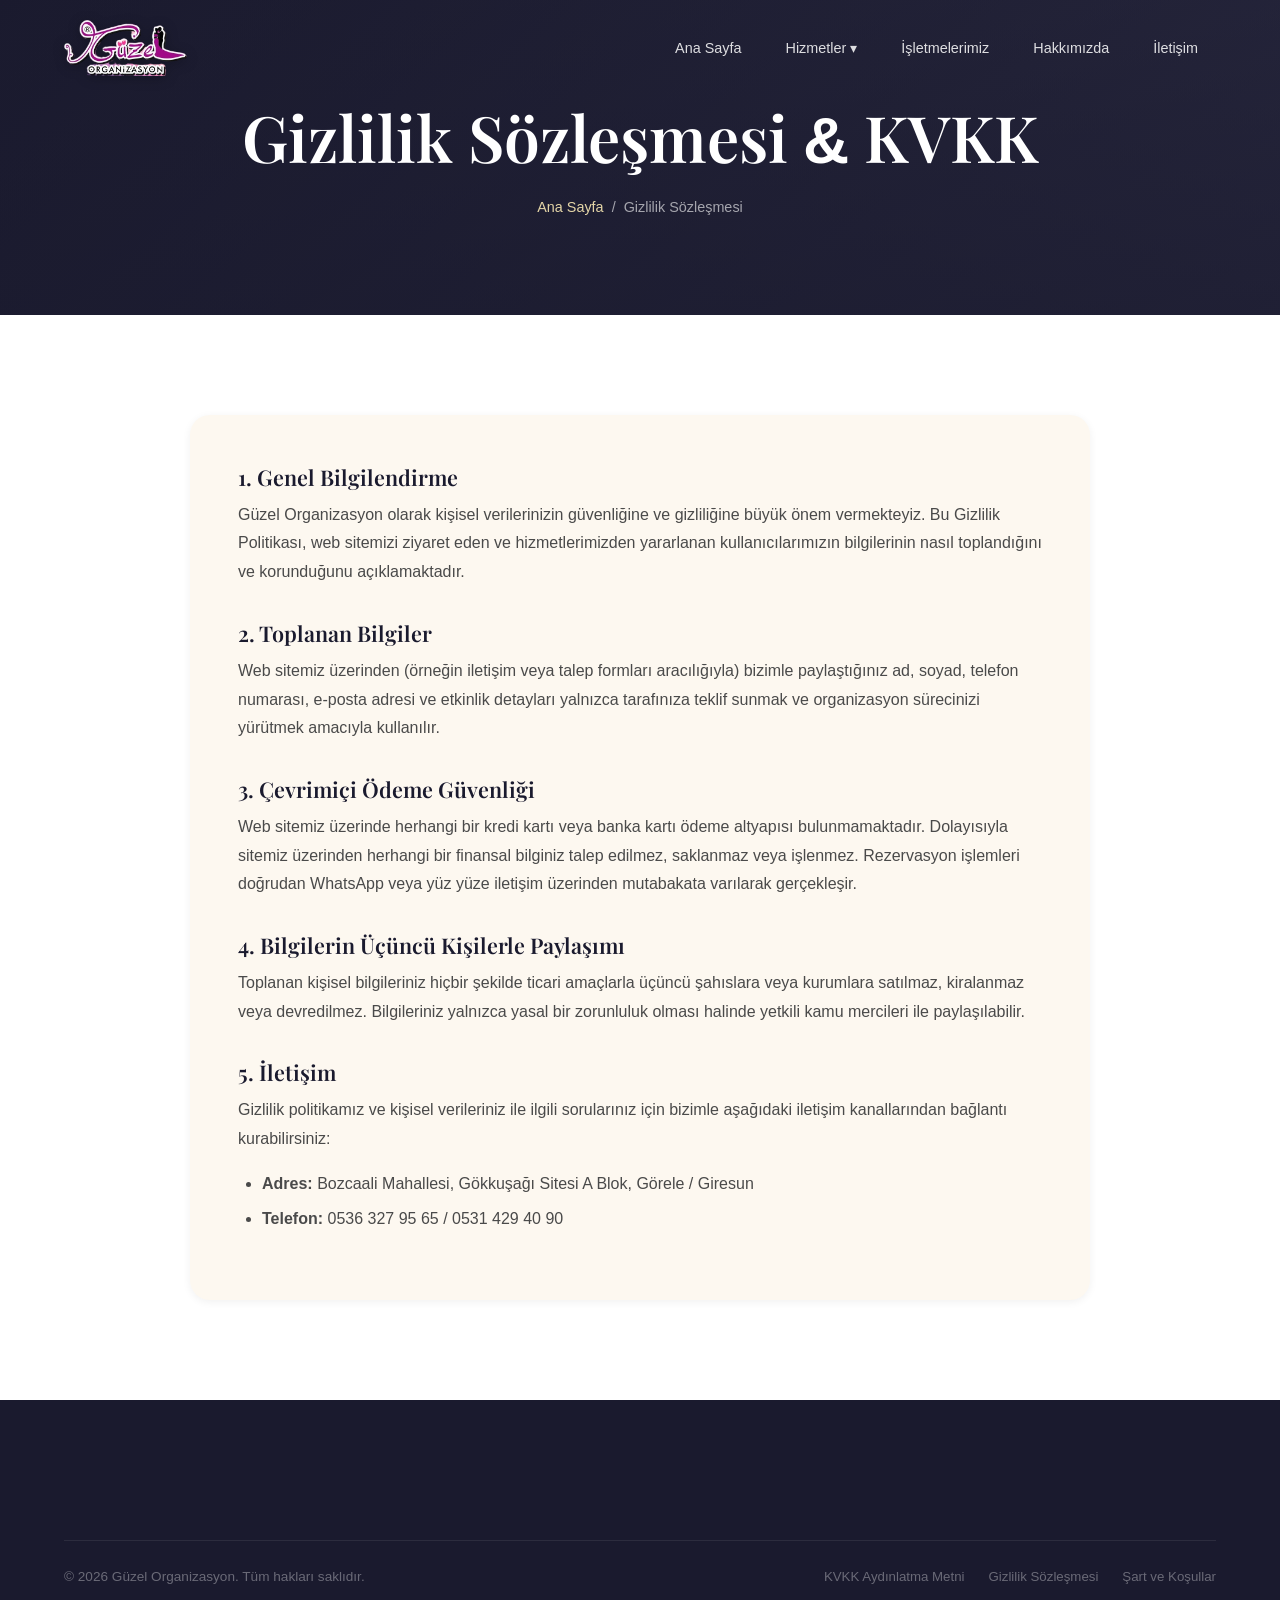
<file: gizlilik-sozlesmesi.html>
<!DOCTYPE html>
<html lang="tr">
<head>
  <meta charset="UTF-8">
  <meta name="viewport" content="width=device-width, initial-scale=1.0">
  <title>Gizlilik Sözleşmesi | Güzel Organizasyon</title>
  <meta name="robots" content="noindex, follow">
  <link rel="stylesheet" href="css/style.css?v=8">
  <link rel="icon" type="image/png" href="images/favicon.png">
  <link rel="apple-touch-icon" href="images/favicon.png">
  <link rel="preconnect" href="https://fonts.googleapis.com">
  <link rel="preconnect" href="https://fonts.gstatic.com" crossorigin>
  <link rel="stylesheet" href="https://fonts.googleapis.com/css2?family=Playfair+Display:ital,wght@0,400;0,500;0,600;0,700;0,800;1,400;1,500;1,600&family=Inter:wght@300;400;500;600;700&display=swap">
  <link rel="canonical" href="https://www.guzelorganizasyon.com.tr/gizlilik-sozlesmesi">
  <meta property="og:image" content="https://www.guzelorganizasyon.com.tr/images/og-image.jpg">
  <meta property="og:locale" content="tr_TR">
  <meta property="og:site_name" content="Güzel Organizasyon">
  <meta name="twitter:card" content="summary_large_image">
  <meta property="og:url" content="https://www.guzelorganizasyon.com.tr/gizlilik-sozlesmesi">
  <meta name="description" content="Güzel Organizasyon gizlilik politikası: kişisel verilerinizin nasıl korunduğu ve kullanıldığı hakkında bilgi.">
  <meta name="theme-color" content="#1a1416">
</head>
<body>

  <!-- ========== NAVBAR ========== -->
  <nav class="navbar scrolled" id="navbar">
    <div class="container">
      <a href="/" class="navbar-brand">
        <img src="images/logo.webp" alt="Güzel Organizasyon Logo" class="navbar-logo" width="466" height="187">
      </a>

      <ul class="nav-menu" id="navMenu">
        <li><a href="/" class="nav-link">Ana Sayfa</a></li>
        <li class="nav-item">
          <a href="/hizmetler" class="nav-link">Hizmetler ▾</a>
          <div class="nav-dropdown">
            <a href="/hizmetler#dugun">Düğün</a>
            <a href="/hizmetler#kina">Kına</a>
            <a href="/hizmetler#nisan">Nişan</a>
            <a href="/hizmetler#dogumgunu">Doğum Günü</a>
            <a href="/hizmetler#evlilikteklifi">Evlilik Teklifi</a>
            <a href="/hizmetler#kadinDJ">Kadın DJ</a>
          </div>
        </li>
        <li><a href="/isletmelerimiz" class="nav-link">İşletmelerimiz</a></li>
        <li><a href="/hakkimizda" class="nav-link">Hakkımızda</a></li>
        <li><a href="/iletisim" class="nav-link">İletişim</a></li>
      </ul>

      <div class="nav-toggle" id="navToggle">
        <span></span>
        <span></span>
        <span></span>
      </div>
    </div>
  </nav>
  <div class="nav-backdrop" id="navBackdrop"></div>

  <!-- ========== PAGE HEADER ========== -->
  <header class="page-header" style="height: 35vh; min-height: 250px;">
    <div class="page-header-overlay"></div>
    <div class="page-header-content">
      <h1>Gizlilik Sözleşmesi <span class="amp">&amp;</span> KVKK</h1>
      <div class="breadcrumb">
        <a href="/">Ana Sayfa</a>
        <span>/</span>
        <span>Gizlilik Sözleşmesi</span>
      </div>
    </div>
  </header>

  <!-- ========== CONTENT ========== -->
  <main class="legal-content">
    <div class="container">
      <div class="legal-box reveal">
        <h2>1. Genel Bilgilendirme</h2>
        <p>Güzel Organizasyon olarak kişisel verilerinizin güvenliğine ve gizliliğine büyük önem vermekteyiz. Bu Gizlilik Politikası, web sitemizi ziyaret eden ve hizmetlerimizden yararlanan kullanıcılarımızın bilgilerinin nasıl toplandığını ve korunduğunu açıklamaktadır.</p>

        <h2>2. Toplanan Bilgiler</h2>
        <p>Web sitemiz üzerinden (örneğin iletişim veya talep formları aracılığıyla) bizimle paylaştığınız ad, soyad, telefon numarası, e-posta adresi ve etkinlik detayları yalnızca tarafınıza teklif sunmak ve organizasyon sürecinizi yürütmek amacıyla kullanılır.</p>

        <h2>3. Çevrimiçi Ödeme Güvenliği</h2>
        <p>Web sitemiz üzerinde herhangi bir kredi kartı veya banka kartı ödeme altyapısı bulunmamaktadır. Dolayısıyla sitemiz üzerinden herhangi bir finansal bilginiz talep edilmez, saklanmaz veya işlenmez. Rezervasyon işlemleri doğrudan WhatsApp veya yüz yüze iletişim üzerinden mutabakata varılarak gerçekleşir.</p>

        <h2>4. Bilgilerin Üçüncü Kişilerle Paylaşımı</h2>
        <p>Toplanan kişisel bilgileriniz hiçbir şekilde ticari amaçlarla üçüncü şahıslara veya kurumlara satılmaz, kiralanmaz veya devredilmez. Bilgileriniz yalnızca yasal bir zorunluluk olması halinde yetkili kamu mercileri ile paylaşılabilir.</p>

        <h2>5. İletişim</h2>
        <p>Gizlilik politikamız ve kişisel verileriniz ile ilgili sorularınız için bizimle aşağıdaki iletişim kanallarından bağlantı kurabilirsiniz:</p>
        <ul>
          <li><strong>Adres:</strong> Bozcaali Mahallesi, Gökkuşağı Sitesi A Blok, Görele / Giresun</li>
          <li><strong>Telefon:</strong> 0536 327 95 65 / 0531 429 40 90</li>
        </ul>
      </div>
    </div>
  </main>

  <!-- ========== FOOTER ========== -->
  <footer class="footer">
    <div class="container">
      <div class="footer-bottom">
        <p>© <span class="current-year">2026</span> Güzel Organizasyon. Tüm hakları saklıdır.</p>
        <div class="footer-bottom-links">
          <a href="/kvkk">KVKK Aydınlatma Metni</a>
          <a href="/gizlilik-sozlesmesi">Gizlilik Sözleşmesi</a>
          <a href="/sart-ve-kosullar">Şart ve Koşullar</a>
        </div>
      </div>
    </div>
  </footer>

  <script src="js/main.js?v=8"></script>
</body>
</html>
</file>
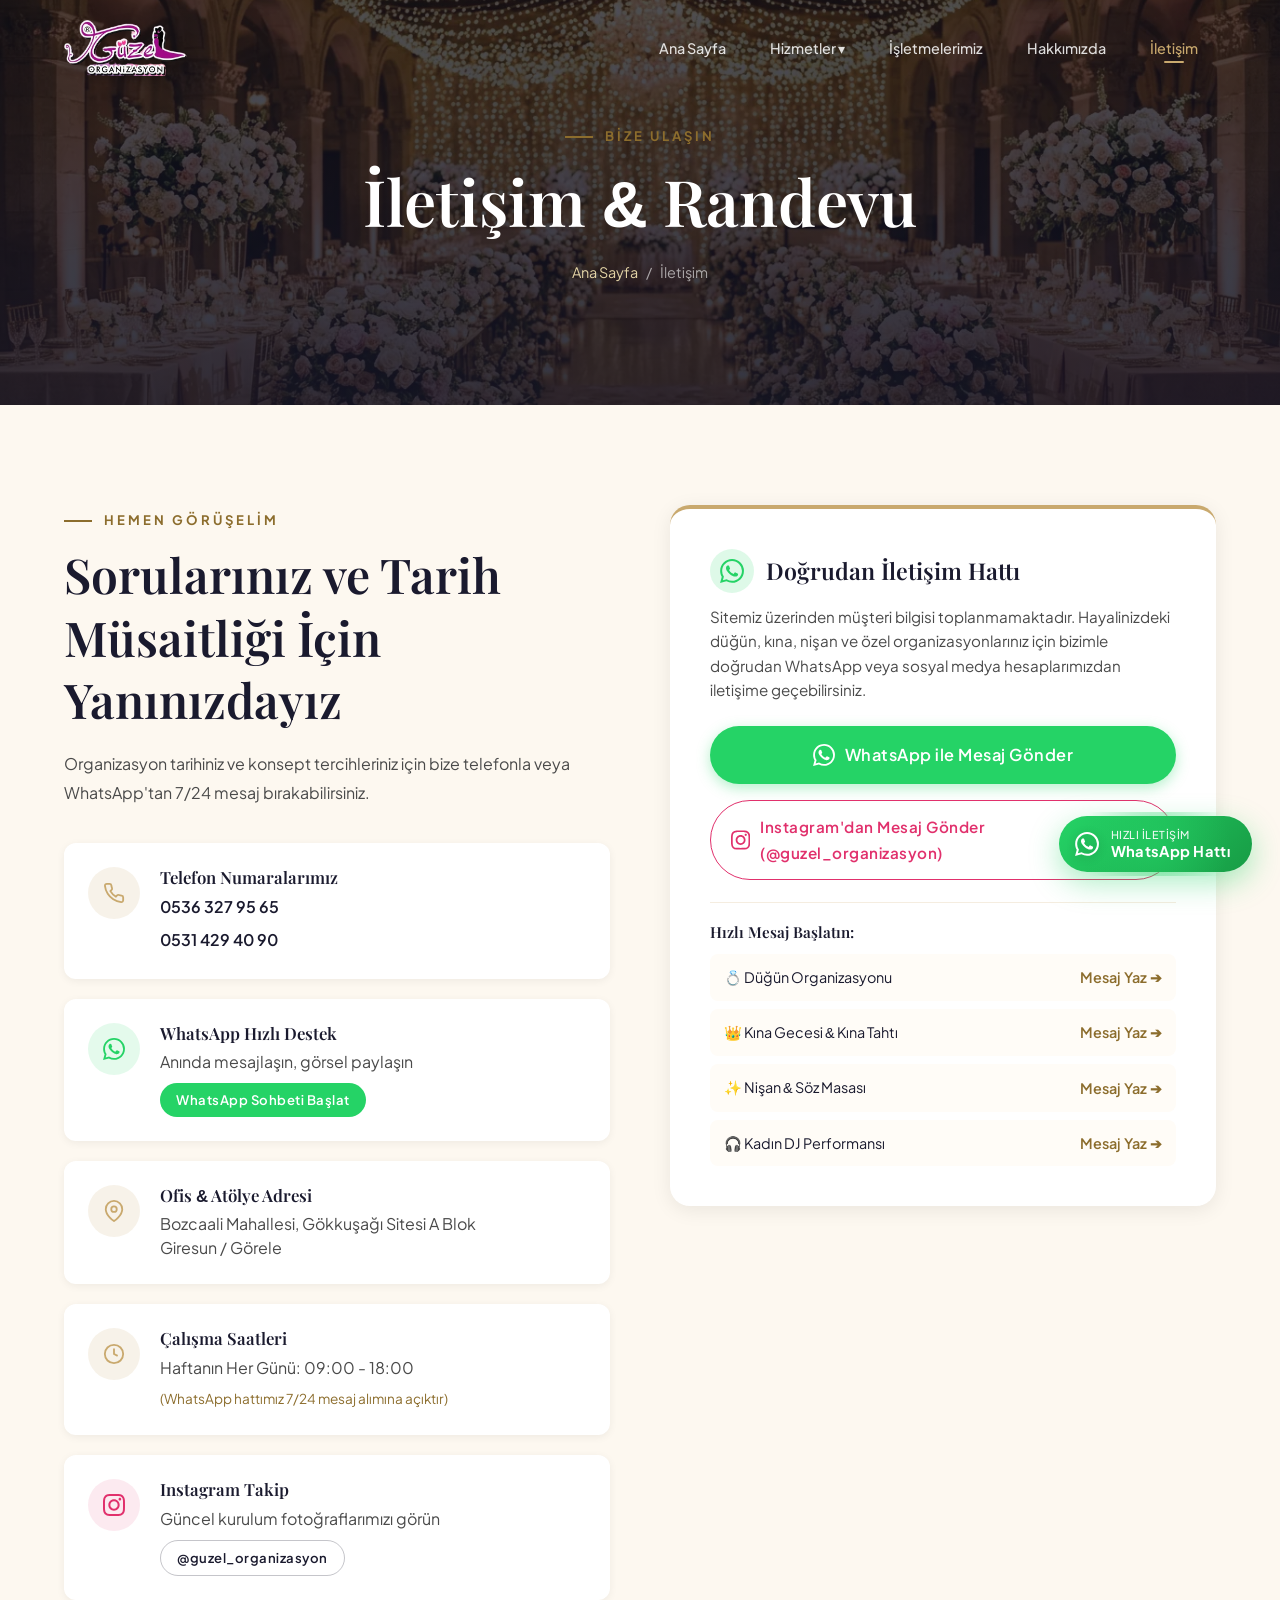
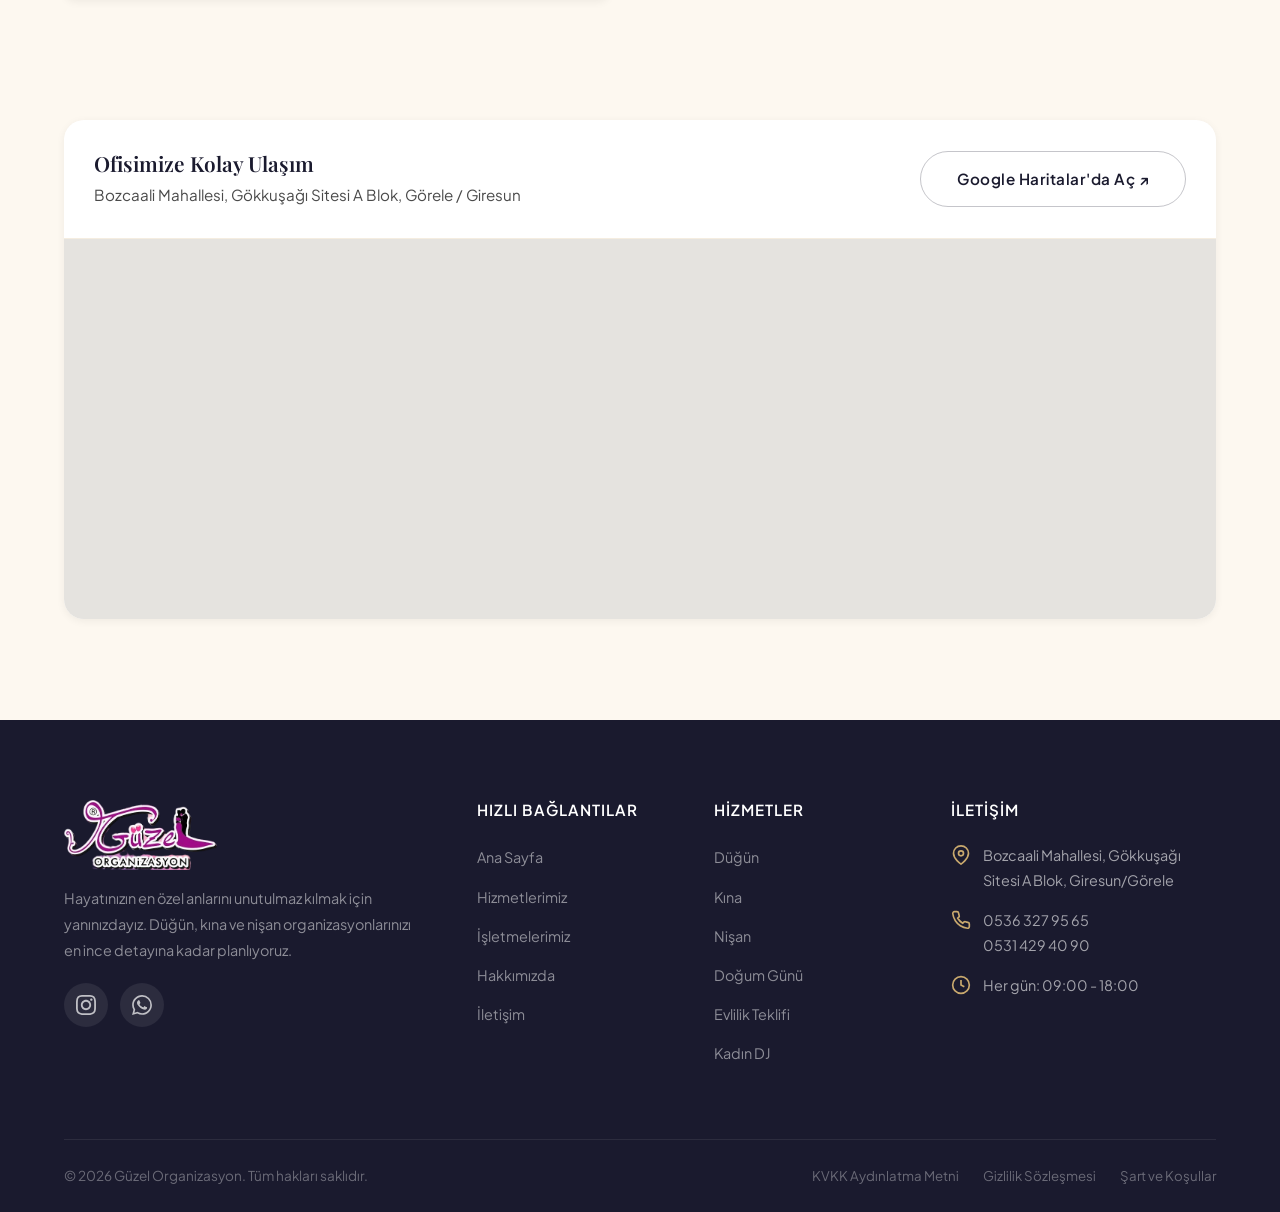
<file: iletisim.html>
<!DOCTYPE html>
<html lang="tr">
<head>
  <meta charset="UTF-8">
  <meta name="viewport" content="width=device-width, initial-scale=1.0">
  <title>İletişim & Randevu | Güzel Organizasyon Görele</title>
  <meta name="description" content="Güzel Organizasyon Görele iletişim bilgileri, telefon numaraları, adres ve WhatsApp randevu hattı. Düğün, nişan ve kına organizasyonu için bize ulaşın.">
  <meta name="keywords" content="Güzel Organizasyon iletişim, Görele organizasyon telefon, düğün randevu Görele, kına organizatörü iletişim">
  <meta property="og:title" content="İletişim | Güzel Organizasyon Görele">
  <meta property="og:description" content="Hayalinizdeki organizasyon için bize bir telefon veya WhatsApp mesajı kadar yakınsınız.">
  <meta property="og:type" content="website">
  <link rel="stylesheet" href="css/style.css?v=8">
  <link rel="icon" type="image/png" href="images/favicon.png">
  <link rel="apple-touch-icon" href="images/favicon.png">
  <link rel="preconnect" href="https://fonts.googleapis.com">
  <link rel="preconnect" href="https://fonts.gstatic.com" crossorigin>
  <link rel="stylesheet" href="https://fonts.googleapis.com/css2?family=Playfair+Display:ital,wght@0,400;0,600;0,700;1,400&family=Plus+Jakarta+Sans:wght@300;400;500;600;700&display=swap">
  <link rel="canonical" href="https://www.guzelorganizasyon.com.tr/iletisim">
  <link rel="preload" as="image" href="images/hero-bg.webp" type="image/webp">
  <meta property="og:image" content="https://www.guzelorganizasyon.com.tr/images/og-image.jpg">
  <meta property="og:locale" content="tr_TR">
  <meta name="twitter:card" content="summary_large_image">
  <meta name="twitter:title" content="İletişim & Randevu | Güzel Organizasyon Görele">
  <meta name="twitter:description" content="Güzel Organizasyon Görele iletişim bilgileri, telefon numaraları, adres ve WhatsApp randevu hattı.">
  <meta name="twitter:image" content="https://www.guzelorganizasyon.com.tr/images/og-image.jpg">
  <meta property="og:url" content="https://www.guzelorganizasyon.com.tr/iletisim">
  <meta name="theme-color" content="#1a1416">
  <script type="application/ld+json">
  {
    "@context": "https://schema.org",
    "@graph": [
      {
        "@type": "BreadcrumbList",
        "@id": "https://www.guzelorganizasyon.com.tr/iletisim#breadcrumb",
        "itemListElement": [
          {
            "@type": "ListItem",
            "position": 1,
            "name": "Ana Sayfa",
            "item": "https://www.guzelorganizasyon.com.tr/"
          },
          {
            "@type": "ListItem",
            "position": 2,
            "name": "İletişim",
            "item": "https://www.guzelorganizasyon.com.tr/iletisim"
          }
        ]
      },
      {
        "@type": "ContactPage",
        "@id": "https://www.guzelorganizasyon.com.tr/iletisim#webpage",
        "url": "https://www.guzelorganizasyon.com.tr/iletisim",
        "name": "İletişim & Randevu | Güzel Organizasyon Görele",
        "description": "Güzel Organizasyon Görele iletişim bilgileri, telefon numaraları, adres ve WhatsApp randevu hattı.",
        "mainEntity": {
          "@type": "LocalBusiness",
          "name": "Güzel Organizasyon",
          "telephone": ["+905363279565", "+905314294090"],
          "address": {
            "@type": "PostalAddress",
            "streetAddress": "Bozcaali Mahallesi, Gökkuşağı Sitesi A Blok",
            "addressLocality": "Görele",
            "addressRegion": "Giresun",
            "postalCode": "28800",
            "addressCountry": "TR"
          },
          "openingHours": "Mo-Su 09:00-18:00"
        }
      }
    ]
  }
  </script>
</head>
<body>

  <!-- ========== NAVBAR ========== -->
  <nav class="navbar scrolled" id="navbar">
    <div class="container">
      <a href="/" class="navbar-brand">
        <img src="images/logo.webp" alt="Güzel Organizasyon Logo" class="navbar-logo" width="466" height="187">
      </a>

      <ul class="nav-menu" id="navMenu">
        <li><a href="/" class="nav-link">Ana Sayfa</a></li>
        <li class="nav-item">
          <a href="/hizmetler" class="nav-link">Hizmetler ▾</a>
          <div class="nav-dropdown">
            <a href="/hizmetler" class="nav-dropdown-all"><strong>Tüm Hizmetleri Gör</strong></a>
            <a href="/hizmetler#dugun">Düğün</a>
            <a href="/hizmetler#kina">Kına</a>
            <a href="/hizmetler#nisan">Nişan</a>
            <a href="/hizmetler#dogumgunu">Doğum Günü</a>
            <a href="/hizmetler#evlilikteklifi">Evlilik Teklifi</a>
            <a href="/hizmetler#kadinDJ">Kadın DJ</a>
          </div>
        </li>
        <li><a href="/isletmelerimiz" class="nav-link">İşletmelerimiz</a></li>
        <li><a href="/hakkimizda" class="nav-link">Hakkımızda</a></li>
        <li><a href="/iletisim" class="nav-link active">İletişim</a></li>
      </ul>

      <div class="nav-toggle" id="navToggle" role="button" aria-label="Menüyü Aç/Kapat" aria-expanded="false" tabindex="0">
        <span></span>
        <span></span>
        <span></span>
      </div>
    </div>
  </nav>
  <div class="nav-backdrop" id="navBackdrop"></div>

  <!-- ========== PAGE HEADER ========== -->
  <header class="page-header">
    <div class="page-header-bg">
      <img loading="eager" fetchpriority="high" decoding="async" src="images/hero-bg.webp" alt="İletişim Güzel Organizasyon">
    </div>
    <div class="page-header-overlay"></div>
    <div class="page-header-content">
      <span class="section-label">Bize Ulaşın</span>
      <h1>İletişim <span class="amp">&amp;</span> Randevu</h1>
      <div class="breadcrumb">
        <a href="/">Ana Sayfa</a>
        <span>/</span>
        <span>İletişim</span>
      </div>
    </div>
  </header>

  <!-- ========== CONTACT SECTION ========== -->
  <main class="contact-section">
    <div class="container">

      <div class="contact-grid reveal">

        <!-- Sol Kolon: Bilgiler -->
        <div class="contact-intro-col">
          <span class="section-label">Hemen Görüşelim</span>
          <h2 style="margin-bottom: 20px;">Sorularınız ve Tarih Müsaitliği İçin Yanınızdayız</h2>
          <p style="color: var(--text-medium); margin-bottom: 35px;">Organizasyon tarihiniz ve konsept tercihleriniz için bize telefonla veya WhatsApp'tan 7/24 mesaj bırakabilirsiniz.</p>

          <div class="contact-info-cards">
            <!-- Telefon Kartı -->
            <div class="contact-info-card">
              <div class="contact-info-icon">
                <svg viewBox="0 0 24 24" fill="none" stroke="currentColor" stroke-width="2"><path d="M22 16.92v3a2 2 0 01-2.18 2 19.79 19.79 0 01-8.63-3.07 19.5 19.5 0 01-6-6 19.79 19.79 0 01-3.07-8.67A2 2 0 014.11 2h3a2 2 0 012 1.72 12.84 12.84 0 00.7 2.81 2 2 0 01-.45 2.11L8.09 9.91a16 16 0 006 6l1.27-1.27a2 2 0 012.11-.45 12.84 12.84 0 002.81.7A2 2 0 0122 16.92z"/></svg>
              </div>
              <div>
                <h4 style="font-size: 1.05rem; margin-bottom: 4px;">Telefon Numaralarımız</h4>
                <p style="margin-bottom: 4px; font-weight: 600; color: var(--charcoal);">
                  <a href="tel:05363279565">0536 327 95 65</a>
                </p>
                <p style="font-weight: 600; color: var(--charcoal);">
                  <a href="tel:05314294090">0531 429 40 90</a>
                </p>
              </div>
            </div>

            <!-- WhatsApp Kartı -->
            <div class="contact-info-card">
              <div class="contact-info-icon" style="background: rgba(37, 211, 102, 0.12);">
                <svg viewBox="0 0 24 24" fill="#25D366" style="color: #25D366;"><path d="M17.472 14.382c-.297-.149-1.758-.867-2.03-.967-.273-.099-.471-.148-.67.15-.197.297-.767.966-.94 1.164-.173.199-.347.223-.644.075-.297-.15-1.255-.463-2.39-1.475-.883-.788-1.48-1.761-1.653-2.059-.173-.297-.018-.458.13-.606.134-.133.298-.347.446-.52.149-.174.198-.298.298-.497.099-.198.05-.371-.025-.52-.075-.149-.669-1.612-.916-2.207-.242-.579-.487-.5-.669-.51-.173-.008-.371-.01-.57-.01-.198 0-.52.074-.792.372-.272.297-1.04 1.016-1.04 2.479 0 1.462 1.065 2.875 1.213 3.074.149.198 2.096 3.2 5.077 4.487.709.306 1.262.489 1.694.625.712.227 1.36.195 1.871.118.571-.085 1.758-.719 2.006-1.413.248-.694.248-1.289.173-1.413-.074-.124-.272-.198-.57-.347m-5.421 7.403h-.004a9.87 9.87 0 01-5.031-1.378l-.361-.214-3.741.982.998-3.648-.235-.374a9.86 9.86 0 01-1.51-5.26c.001-5.45 4.436-9.884 9.888-9.884 2.64 0 5.122 1.03 6.988 2.898a9.825 9.825 0 012.893 6.994c-.003 5.45-4.437 9.884-9.885 9.884m8.413-18.297A11.815 11.815 0 0012.05 0C5.495 0 .16 5.335.157 11.892c0 2.096.547 4.142 1.588 5.945L.057 24l6.305-1.654a11.882 11.882 0 005.683 1.448h.005c6.554 0 11.89-5.335 11.893-11.893a11.821 11.821 0 00-3.48-8.413z"/></svg>
              </div>
              <div>
                <h4 style="font-size: 1.05rem; margin-bottom: 4px;">WhatsApp Hızlı Destek</h4>
                <p style="margin-bottom: 6px; color: var(--text-medium);">Anında mesajlaşın, görsel paylaşın</p>
                <a href="https://wa.me/905363279565" target="_blank" rel="noopener" class="btn btn-whatsapp" style="padding: 6px 16px; font-size: 0.82rem;">
                  WhatsApp Sohbeti Başlat
                </a>
              </div>
            </div>

            <!-- Adres Kartı -->
            <div class="contact-info-card">
              <div class="contact-info-icon">
                <svg viewBox="0 0 24 24" fill="none" stroke="currentColor" stroke-width="2"><path d="M21 10c0 7-9 13-9 13s-9-6-9-13a9 9 0 0118 0z"/><circle cx="12" cy="10" r="3"/></svg>
              </div>
              <div>
                <h4 style="font-size: 1.05rem; margin-bottom: 4px;">Ofis <span class="amp">&amp;</span> Atölye Adresi</h4>
                <p style="color: var(--text-medium); line-height: 1.5;">Bozcaali Mahallesi, Gökkuşağı Sitesi A Blok<br>Giresun / Görele</p>
              </div>
            </div>

            <!-- Çalışma Saatleri Kartı -->
            <div class="contact-info-card">
              <div class="contact-info-icon">
                <svg viewBox="0 0 24 24" fill="none" stroke="currentColor" stroke-width="2"><circle cx="12" cy="12" r="10"/><polyline points="12 6 12 12 16 14"/></svg>
              </div>
              <div>
                <h4 style="font-size: 1.05rem; margin-bottom: 4px;">Çalışma Saatleri</h4>
                <p style="color: var(--text-medium);">Haftanın Her Günü: 09:00 - 18:00</p>
                <p style="font-size: 0.85rem; color: var(--gold-dark); margin-top: 4px;">(WhatsApp hattımız 7/24 mesaj alımına açıktır)</p>
              </div>
            </div>

            <!-- Instagram Kartı -->
            <div class="contact-info-card">
              <div class="contact-info-icon" style="background: rgba(225, 48, 108, 0.1);">
                <svg viewBox="0 0 24 24" fill="#E1306C" style="color: #E1306C;"><path d="M12 2.163c3.204 0 3.584.012 4.85.07 3.252.148 4.771 1.691 4.919 4.919.058 1.265.069 1.645.069 4.849 0 3.205-.012 3.584-.069 4.849-.149 3.225-1.664 4.771-4.919 4.919-1.266.058-1.644.07-4.85.07-3.204 0-3.584-.012-4.849-.07-3.26-.149-4.771-1.699-4.919-4.92-.058-1.265-.07-1.644-.07-4.849 0-3.204.013-3.583.07-4.849.149-3.227 1.664-4.771 4.919-4.919 1.266-.057 1.645-.069 4.849-.069zm0-2.163c-3.259 0-3.667.014-4.947.072-4.358.2-6.78 2.618-6.98 6.98-.059 1.281-.073 1.689-.073 4.948 0 3.259.014 3.668.072 4.948.2 4.358 2.618 6.78 6.98 6.98 1.281.058 1.689.072 4.948.072 3.259 0 3.668-.014 4.948-.072 4.354-.2 6.782-2.618 6.979-6.98.059-1.28.073-1.689.073-4.948 0-3.259-.014-3.667-.072-4.947-.196-4.354-2.617-6.78-6.979-6.98-1.281-.059-1.69-.073-4.949-.073zm0 5.838c-3.403 0-6.162 2.759-6.162 6.162s2.759 6.163 6.162 6.163 6.162-2.759 6.162-6.163c0-3.403-2.759-6.162-6.162-6.162zm0 10.162c-2.209 0-4-1.79-4-4 0-2.209 1.791-4 4-4s4 1.791 4 4c0 2.21-1.791 4-4 4zm6.406-11.845c-.796 0-1.441.645-1.441 1.44s.645 1.44 1.441 1.44c.795 0 1.439-.645 1.439-1.44s-.644-1.44-1.439-1.44z"/></svg>
              </div>
              <div>
                <h4 style="font-size: 1.05rem; margin-bottom: 4px;">Instagram Takip</h4>
                <p style="margin-bottom: 6px; color: var(--text-medium);">Güncel kurulum fotoğraflarımızı görün</p>
                <a href="https://www.instagram.com/guzel_organizasyon" target="_blank" rel="noopener" class="btn btn-outline" style="padding: 6px 16px; font-size: 0.82rem;">
                  @guzel_organizasyon
                </a>
              </div>
            </div>
          </div>
        </div>

        <!-- Sağ Kolon: Hızlı İletişim & Sosyal Medya Yönlendirme -->
        <div>
          <div class="contact-direct-box" style="background: var(--white); padding: 40px; border-radius: var(--radius-lg); box-shadow: var(--shadow-md); border-top: 4px solid var(--gold);">
            <div class="contact-direct-header" style="display: flex; align-items: center; gap: 12px; margin-bottom: 12px;">
              <span style="display: inline-flex; align-items: center; justify-content: center; width: 44px; height: 44px; border-radius: 50%; background: rgba(37, 211, 102, 0.15); color: #25D366; flex-shrink: 0;">
                <svg width="24" height="24" viewBox="0 0 24 24" fill="currentColor"><path d="M17.472 14.382c-.297-.149-1.758-.867-2.03-.967-.273-.099-.471-.148-.67.15-.197.297-.767.966-.94 1.164-.173.199-.347.223-.644.075-.297-.15-1.255-.463-2.39-1.475-.883-.788-1.48-1.761-1.653-2.059-.173-.297-.018-.458.13-.606.134-.133.298-.347.446-.52.149-.174.198-.298.298-.497.099-.198.05-.371-.025-.52-.075-.149-.669-1.612-.916-2.207-.242-.579-.487-.5-.669-.51-.173-.008-.371-.01-.57-.01-.198 0-.52.074-.792.372-.272.297-1.04 1.016-1.04 2.479 0 1.462 1.065 2.875 1.213 3.074.149.198 2.096 3.2 5.077 4.487.709.306 1.262.489 1.694.625.712.227 1.36.195 1.871.118.571-.085 1.758-.719 2.006-1.413.248-.694.248-1.289.173-1.413-.074-.124-.272-.198-.57-.347m-5.421 7.403h-.004a9.87 9.87 0 01-5.031-1.378l-.361-.214-3.741.982.998-3.648-.235-.374a9.86 9.86 0 01-1.51-5.26c.001-5.45 4.436-9.884 9.888-9.884 2.64 0 5.122 1.03 6.988 2.898a9.825 9.825 0 012.893 6.994c-.003 5.45-4.437 9.884-9.885 9.884m8.413-18.297A11.815 11.815 0 0012.05 0C5.495 0 .16 5.335.157 11.892c0 2.096.547 4.142 1.588 5.945L.057 24l6.305-1.654a11.882 11.882 0 005.683 1.448h.005c6.554 0 11.89-5.335 11.893-11.893a11.821 11.821 0 00-3.48-8.413z"/></svg>
              </span>
              <h3 style="font-size: 1.45rem; margin: 0;">Doğrudan İletişim Hattı</h3>
            </div>
            <p style="color: var(--text-medium); font-size: 0.95rem; margin-bottom: 24px; line-height: 1.6;">
              Sitemiz üzerinden müşteri bilgisi toplanmamaktadır. Hayalinizdeki düğün, kına, nişan ve özel organizasyonlarınız için bizimle doğrudan WhatsApp veya sosyal medya hesaplarımızdan iletişime geçebilirsiniz.
            </p>

            <!-- Ana WhatsApp Butonu -->
            <a href="https://wa.me/905363279565?text=Merhaba%2C%20organizasyon%20hakk%C4%B1nda%20bilgi%20ve%20m%C3%BCsaitlik%20almak%20istiyorum." target="_blank" rel="noopener" class="btn btn-primary" style="width: 100%; justify-content: center; font-size: 1.02rem; padding: 15px 22px; margin-bottom: 16px; background: #25D366; border-color: #25D366; box-shadow: 0 4px 14px rgba(37, 211, 102, 0.35);">
              <svg width="22" height="22" viewBox="0 0 24 24" fill="currentColor"><path d="M17.472 14.382c-.297-.149-1.758-.867-2.03-.967-.273-.099-.471-.148-.67.15-.197.297-.767.966-.94 1.164-.173.199-.347.223-.644.075-.297-.15-1.255-.463-2.39-1.475-.883-.788-1.48-1.761-1.653-2.059-.173-.297-.018-.458.13-.606.134-.133.298-.347.446-.52.149-.174.198-.298.298-.497.099-.198.05-.371-.025-.52-.075-.149-.669-1.612-.916-2.207-.242-.579-.487-.5-.669-.51-.173-.008-.371-.01-.57-.01-.198 0-.52.074-.792.372-.272.297-1.04 1.016-1.04 2.479 0 1.462 1.065 2.875 1.213 3.074.149.198 2.096 3.2 5.077 4.487.709.306 1.262.489 1.694.625.712.227 1.36.195 1.871.118.571-.085 1.758-.719 2.006-1.413.248-.694.248-1.289.173-1.413-.074-.124-.272-.198-.57-.347m-5.421 7.403h-.004a9.87 9.87 0 01-5.031-1.378l-.361-.214-3.741.982.998-3.648-.235-.374a9.86 9.86 0 01-1.51-5.26c.001-5.45 4.436-9.884 9.888-9.884 2.64 0 5.122 1.03 6.988 2.898a9.825 9.825 0 012.893 6.994c-.003 5.45-4.437 9.884-9.885 9.884m8.413-18.297A11.815 11.815 0 0012.05 0C5.495 0 .16 5.335.157 11.892c0 2.096.547 4.142 1.588 5.945L.057 24l6.305-1.654a11.882 11.882 0 005.683 1.448h.005c6.554 0 11.89-5.335 11.893-11.893a11.821 11.821 0 00-3.48-8.413z"/></svg>
              WhatsApp ile Mesaj Gönder
            </a>

            <!-- Instagram Butonu -->
            <a href="https://www.instagram.com/guzel_organizasyon" target="_blank" rel="noopener" class="btn btn-outline" style="width: 100%; justify-content: center; font-size: 0.95rem; padding: 13px 20px; margin-bottom: 22px; border-color: #E1306C; color: #E1306C;">
              <svg width="20" height="20" viewBox="0 0 24 24" fill="currentColor"><path d="M12 2.163c3.204 0 3.584.012 4.85.07 3.252.148 4.771 1.691 4.919 4.919.058 1.265.069 1.645.069 4.849 0 3.205-.012 3.584-.069 4.849-.149 3.225-1.664 4.771-4.919 4.919-1.266.058-1.644.07-4.85.07-3.204 0-3.584-.012-4.849-.07-3.26-.149-4.771-1.699-4.919-4.92-.058-1.265-.07-1.644-.07-4.849 0-3.204.013-3.583.07-4.849.149-3.227 1.664-4.771 4.919-4.919 1.266-.057 1.645-.069 4.849-.069zm0-2.163c-3.259 0-3.667.014-4.947.072-4.358.2-6.78 2.618-6.98 6.98-.059 1.281-.073 1.689-.073 4.948 0 3.259.014 3.668.072 4.948.2 4.358 2.618 6.78 6.98 6.98 1.281.058 1.689.072 4.948.072 3.259 0 3.668-.014 4.948-.072 4.354-.2 6.782-2.618 6.979-6.98.059-1.28.073-1.689.073-4.948 0-3.259-.014-3.667-.072-4.947-.196-4.354-2.617-6.78-6.979-6.98-1.281-.059-1.69-.073-4.949-.073zm0 5.838c-3.403 0-6.162 2.759-6.162 6.162s2.759 6.163 6.162 6.163 6.162-2.759 6.162-6.163c0-3.403-2.759-6.162-6.162-6.162zm0 10.162c-2.209 0-4-1.79-4-4 0-2.209 1.791-4 4-4s4 1.791 4 4c0 2.21-1.791 4-4 4zm6.406-11.845c-.796 0-1.441.645-1.441 1.44s.645 1.44 1.441 1.44c.795 0 1.439-.645 1.439-1.44s-.644-1.44-1.439-1.44z"/></svg>
              Instagram'dan Mesaj Gönder (@guzel_organizasyon)
            </a>

            <!-- Hızlı WhatsApp Konu Başlıkları -->
            <div style="border-top: 1px solid var(--cream-dark); padding-top: 20px;">
              <h4 style="font-size: 0.95rem; margin-bottom: 12px; color: var(--charcoal);">Hızlı Mesaj Başlatın:</h4>
              <div style="display: flex; flex-direction: column; gap: 8px;">
                <a href="https://wa.me/905363279565?text=Merhaba%2C%20D%C3%BC%C4%9F%C3%BCn%20Organizasyonu%20hakk%C4%B1nda%20bilgi%20ve%20m%C3%BCsaitlik%20almak%20istiyorum." target="_blank" rel="noopener" style="display: flex; justify-content: space-between; align-items: center; padding: 11px 14px; background: var(--cream-light); border-radius: var(--radius-sm); font-size: 0.9rem; color: var(--charcoal); transition: background 0.2s ease;">
                  <span>💍 Düğün Organizasyonu</span>
                  <span style="color: var(--gold-dark); font-weight: 600;">Mesaj Yaz ➔</span>
                </a>
                <a href="https://wa.me/905363279565?text=Merhaba%2C%20K%C4%B1na%20Gecesi%20Organizasyonu%20hakk%C4%B1nda%20bilgi%20ve%20m%C3%BCsaitlik%20almak%20istiyorum." target="_blank" rel="noopener" style="display: flex; justify-content: space-between; align-items: center; padding: 11px 14px; background: var(--cream-light); border-radius: var(--radius-sm); font-size: 0.9rem; color: var(--charcoal); transition: background 0.2s ease;">
                  <span>👑 Kına Gecesi <span class="amp">&amp;</span> Kına Tahtı</span>
                  <span style="color: var(--gold-dark); font-weight: 600;">Mesaj Yaz ➔</span>
                </a>
                <a href="https://wa.me/905363279565?text=Merhaba%2C%20Ni%C5%9Fan%20Organizasyonu%20hakk%C4%B1nda%20bilgi%20ve%20m%C3%BCsaitlik%20almak%20istiyorum." target="_blank" rel="noopener" style="display: flex; justify-content: space-between; align-items: center; padding: 11px 14px; background: var(--cream-light); border-radius: var(--radius-sm); font-size: 0.9rem; color: var(--charcoal); transition: background 0.2s ease;">
                  <span>✨ Nişan <span class="amp">&amp;</span> Söz Masası</span>
                  <span style="color: var(--gold-dark); font-weight: 600;">Mesaj Yaz ➔</span>
                </a>
                <a href="https://wa.me/905363279565?text=Merhaba%2C%20Kad%C4%B1n%20DJ%20Hizmeti%20hakk%C4%B1nda%20m%C3%BCsaitlik%20ve%20detay%20almak%20istiyorum." target="_blank" rel="noopener" style="display: flex; justify-content: space-between; align-items: center; padding: 11px 14px; background: var(--cream-light); border-radius: var(--radius-sm); font-size: 0.9rem; color: var(--charcoal); transition: background 0.2s ease;">
                  <span>🎧 Kadın DJ Performansı</span>
                  <span style="color: var(--gold-dark); font-weight: 600;">Mesaj Yaz ➔</span>
                </a>
              </div>
            </div>

          </div>
        </div>

      </div>

      <!-- Konum & Harita Bilgisi -->
      <div style="margin-top: 80px; background: var(--white); border-radius: var(--radius-lg); overflow: hidden; box-shadow: var(--shadow-sm);" class="reveal">
        <div class="contact-map-header" style="padding: 30px; border-bottom: 1px solid var(--cream-dark); display: flex; justify-content: space-between; align-items: center; flex-wrap: wrap; gap: 20px;">
          <div>
            <h3 style="font-size: 1.3rem; margin-bottom: 4px;">Ofisimize Kolay Ulaşım</h3>
            <p style="color: var(--text-medium); font-size: 0.95rem;">Bozcaali Mahallesi, Gökkuşağı Sitesi A Blok, Görele / Giresun</p>
          </div>
          <a href="https://maps.google.com/?q=Bozcaali+Mahallesi+G%C3%B6rele+Giresun" target="_blank" rel="noopener" class="btn btn-outline">
            Google Haritalar'da Aç ↗
          </a>
        </div>
        <div style="height: 380px; width: 100%; background: #e5e3df; position: relative;">
          <iframe 
            src="https://maps.google.com/maps?q=Bozcaali%20Mahallesi,%20G%C3%B6rele,%20Giresun&t=&z=15&ie=UTF8&iwloc=&output=embed" 
            width="100%" 
            height="100%" 
            style="border:0;" 
            allowfullscreen="" 
            loading="lazy" 
            referrerpolicy="no-referrer-when-downgrade"
            title="Güzel Organizasyon Görele Konum Haritası">
          </iframe>
        </div>
      </div>

    </div>
  </main>

  <!-- ========== FOOTER ========== -->
  <footer class="footer">
    <div class="container">
      <div class="footer-grid">
        <div class="footer-brand">
          <img src="images/logo.webp" alt="Güzel Organizasyon" class="footer-logo" loading="lazy" width="466" height="187">
          <p>Hayatınızın en özel anlarını unutulmaz kılmak için yanınızdayız. Düğün, kına ve nişan organizasyonlarınızı en ince detayına kadar planlıyoruz.</p>
          <div class="footer-social">
            <a href="https://www.instagram.com/guzel_organizasyon" target="_blank" rel="noopener" aria-label="Instagram">
              <svg viewBox="0 0 24 24" fill="currentColor"><path d="M12 2.163c3.204 0 3.584.012 4.85.07 3.252.148 4.771 1.691 4.919 4.919.058 1.265.069 1.645.069 4.849 0 3.205-.012 3.584-.069 4.849-.149 3.225-1.664 4.771-4.919 4.919-1.266.058-1.644.07-4.85.07-3.204 0-3.584-.012-4.849-.07-3.26-.149-4.771-1.699-4.919-4.92-.058-1.265-.07-1.644-.07-4.849 0-3.204.013-3.583.07-4.849.149-3.227 1.664-4.771 4.919-4.919 1.266-.057 1.645-.069 4.849-.069zm0-2.163c-3.259 0-3.667.014-4.947.072-4.358.2-6.78 2.618-6.98 6.98-.059 1.281-.073 1.689-.073 4.948 0 3.259.014 3.668.072 4.948.2 4.358 2.618 6.78 6.98 6.98 1.281.058 1.689.072 4.948.072 3.259 0 3.668-.014 4.948-.072 4.354-.2 6.782-2.618 6.979-6.98.059-1.28.073-1.689.073-4.948 0-3.259-.014-3.667-.072-4.947-.196-4.354-2.617-6.78-6.979-6.98-1.281-.059-1.69-.073-4.949-.073zm0 5.838c-3.403 0-6.162 2.759-6.162 6.162s2.759 6.163 6.162 6.163 6.162-2.759 6.162-6.163c0-3.403-2.759-6.162-6.162-6.162zm0 10.162c-2.209 0-4-1.79-4-4 0-2.209 1.791-4 4-4s4 1.791 4 4c0 2.21-1.791 4-4 4zm6.406-11.845c-.796 0-1.441.645-1.441 1.44s.645 1.44 1.441 1.44c.795 0 1.439-.645 1.439-1.44s-.644-1.44-1.439-1.44z"/></svg>
            </a>
            <a href="https://wa.me/905363279565" target="_blank" rel="noopener" aria-label="WhatsApp">
              <svg viewBox="0 0 24 24" fill="currentColor"><path d="M17.472 14.382c-.297-.149-1.758-.867-2.03-.967-.273-.099-.471-.148-.67.15-.197.297-.767.966-.94 1.164-.173.199-.347.223-.644.075-.297-.15-1.255-.463-2.39-1.475-.883-.788-1.48-1.761-1.653-2.059-.173-.297-.018-.458.13-.606.134-.133.298-.347.446-.52.149-.174.198-.298.298-.497.099-.198.05-.371-.025-.52-.075-.149-.669-1.612-.916-2.207-.242-.579-.487-.5-.669-.51-.173-.008-.371-.01-.57-.01-.198 0-.52.074-.792.372-.272.297-1.04 1.016-1.04 2.479 0 1.462 1.065 2.875 1.213 3.074.149.198 2.096 3.2 5.077 4.487.709.306 1.262.489 1.694.625.712.227 1.36.195 1.871.118.571-.085 1.758-.719 2.006-1.413.248-.694.248-1.289.173-1.413-.074-.124-.272-.198-.57-.347m-5.421 7.403h-.004a9.87 9.87 0 01-5.031-1.378l-.361-.214-3.741.982.998-3.648-.235-.374a9.86 9.86 0 01-1.51-5.26c.001-5.45 4.436-9.884 9.888-9.884 2.64 0 5.122 1.03 6.988 2.898a9.825 9.825 0 012.893 6.994c-.003 5.45-4.437 9.884-9.885 9.884m8.413-18.297A11.815 11.815 0 0012.05 0C5.495 0 .16 5.335.157 11.892c0 2.096.547 4.142 1.588 5.945L.057 24l6.305-1.654a11.882 11.882 0 005.683 1.448h.005c6.554 0 11.89-5.335 11.893-11.893a11.821 11.821 0 00-3.48-8.413z"/></svg>
            </a>
          </div>
        </div>

        <div>
          <h4 class="footer-title">Hızlı Bağlantılar</h4>
          <ul class="footer-links">
            <li><a href="/">Ana Sayfa</a></li>
            <li><a href="/hizmetler">Hizmetlerimiz</a></li>
            <li><a href="/isletmelerimiz">İşletmelerimiz</a></li>
            <li><a href="/hakkimizda">Hakkımızda</a></li>
            <li><a href="/iletisim">İletişim</a></li>
          </ul>
        </div>

        <div>
          <h4 class="footer-title">Hizmetler</h4>
          <ul class="footer-links">
            <li><a href="/hizmetler#dugun">Düğün</a></li>
            <li><a href="/hizmetler#kina">Kına</a></li>
            <li><a href="/hizmetler#nisan">Nişan</a></li>
            <li><a href="/hizmetler#dogumgunu">Doğum Günü</a></li>
            <li><a href="/hizmetler#evlilikteklifi">Evlilik Teklifi</a></li>
            <li><a href="/hizmetler#kadinDJ">Kadın DJ</a></li>
          </ul>
        </div>

        <div>
          <h4 class="footer-title">İletişim</h4>
          <div class="footer-contact-item">
            <svg viewBox="0 0 24 24" fill="none" stroke="currentColor" stroke-width="2"><path d="M21 10c0 7-9 13-9 13s-9-6-9-13a9 9 0 0118 0z"/><circle cx="12" cy="10" r="3"/></svg>
            <span>Bozcaali Mahallesi, Gökkuşağı Sitesi A Blok, Giresun/Görele</span>
          </div>
          <div class="footer-contact-item">
            <svg viewBox="0 0 24 24" fill="none" stroke="currentColor" stroke-width="2"><path d="M22 16.92v3a2 2 0 01-2.18 2 19.79 19.79 0 01-8.63-3.07 19.5 19.5 0 01-6-6 19.79 19.79 0 01-3.07-8.67A2 2 0 014.11 2h3a2 2 0 012 1.72 12.84 12.84 0 00.7 2.81 2 2 0 01-.45 2.11L8.09 9.91a16 16 0 006 6l1.27-1.27a2 2 0 012.11-.45 12.84 12.84 0 002.81.7A2 2 0 0122 16.92z"/></svg>
            <span>0536 327 95 65<br>0531 429 40 90</span>
          </div>
          <div class="footer-contact-item">
            <svg viewBox="0 0 24 24" fill="none" stroke="currentColor" stroke-width="2"><circle cx="12" cy="12" r="10"/><polyline points="12 6 12 12 16 14"/></svg>
            <span>Her gün: 09:00 - 18:00</span>
          </div>
        </div>
      </div>

      <div class="footer-bottom">
        <p>© <span class="current-year">2026</span> Güzel Organizasyon. Tüm hakları saklıdır.</p>
        <div class="footer-bottom-links">
          <a href="/kvkk">KVKK Aydınlatma Metni</a>
          <a href="/gizlilik-sozlesmesi">Gizlilik Sözleşmesi</a>
          <a href="/sart-ve-kosullar">Şart ve Koşullar</a>
        </div>
      </div>
    </div>
  </footer>

  <!-- ========== FLOATING LUXURY WHATSAPP BADGE ========== -->
  <a href="https://wa.me/905363279565?text=Merhaba%2C%20organizasyon%20hakk%C4%B1nda%20bilgi%20ve%20m%C3%BCsaitlik%20almak%20istiyorum." target="_blank" rel="noopener" class="floating-whatsapp-luxury" aria-label="WhatsApp İletişim Hattı">
    <svg viewBox="0 0 24 24" fill="currentColor"><path d="M17.472 14.382c-.297-.149-1.758-.867-2.03-.967-.273-.099-.471-.148-.67.15-.197.297-.767.966-.94 1.164-.173.199-.347.223-.644.075-.297-.15-1.255-.463-2.39-1.475-.883-.788-1.48-1.761-1.653-2.059-.173-.297-.018-.458.13-.606.134-.133.298-.347.446-.52.149-.174.198-.298.298-.497.099-.198.05-.371-.025-.52-.075-.149-.669-1.612-.916-2.207-.242-.579-.487-.5-.669-.51-.173-.008-.371-.01-.57-.01-.198 0-.52.074-.792.372-.272.297-1.04 1.016-1.04 2.479 0 1.462 1.065 2.875 1.213 3.074.149.198 2.096 3.2 5.077 4.487.709.306 1.262.489 1.694.625.712.227 1.36.195 1.871.118.571-.085 1.758-.719 2.006-1.413.248-.694.248-1.289.173-1.413-.074-.124-.272-.198-.57-.347m-5.421 7.403h-.004a9.87 9.87 0 01-5.031-1.378l-.361-.214-3.741.982.998-3.648-.235-.374a9.86 9.86 0 01-1.51-5.26c.001-5.45 4.436-9.884 9.888-9.884 2.64 0 5.122 1.03 6.988 2.898a9.825 9.825 0 012.893 6.994c-.003 5.45-4.437 9.884-9.885 9.884m8.413-18.297A11.815 11.815 0 0012.05 0C5.495 0 .16 5.335.157 11.892c0 2.096.547 4.142 1.588 5.945L.057 24l6.305-1.654a11.882 11.882 0 005.683 1.448h.005c6.554 0 11.89-5.335 11.893-11.893a11.821 11.821 0 00-3.48-8.413z"/></svg>
    <div class="floating-whatsapp-text">
      <small>Hızlı İletişim</small>
      <strong>WhatsApp Hattı</strong>
    </div>
  </a>
  <script src="js/main.js?v=8"></script>
</body>
</html>
</file>
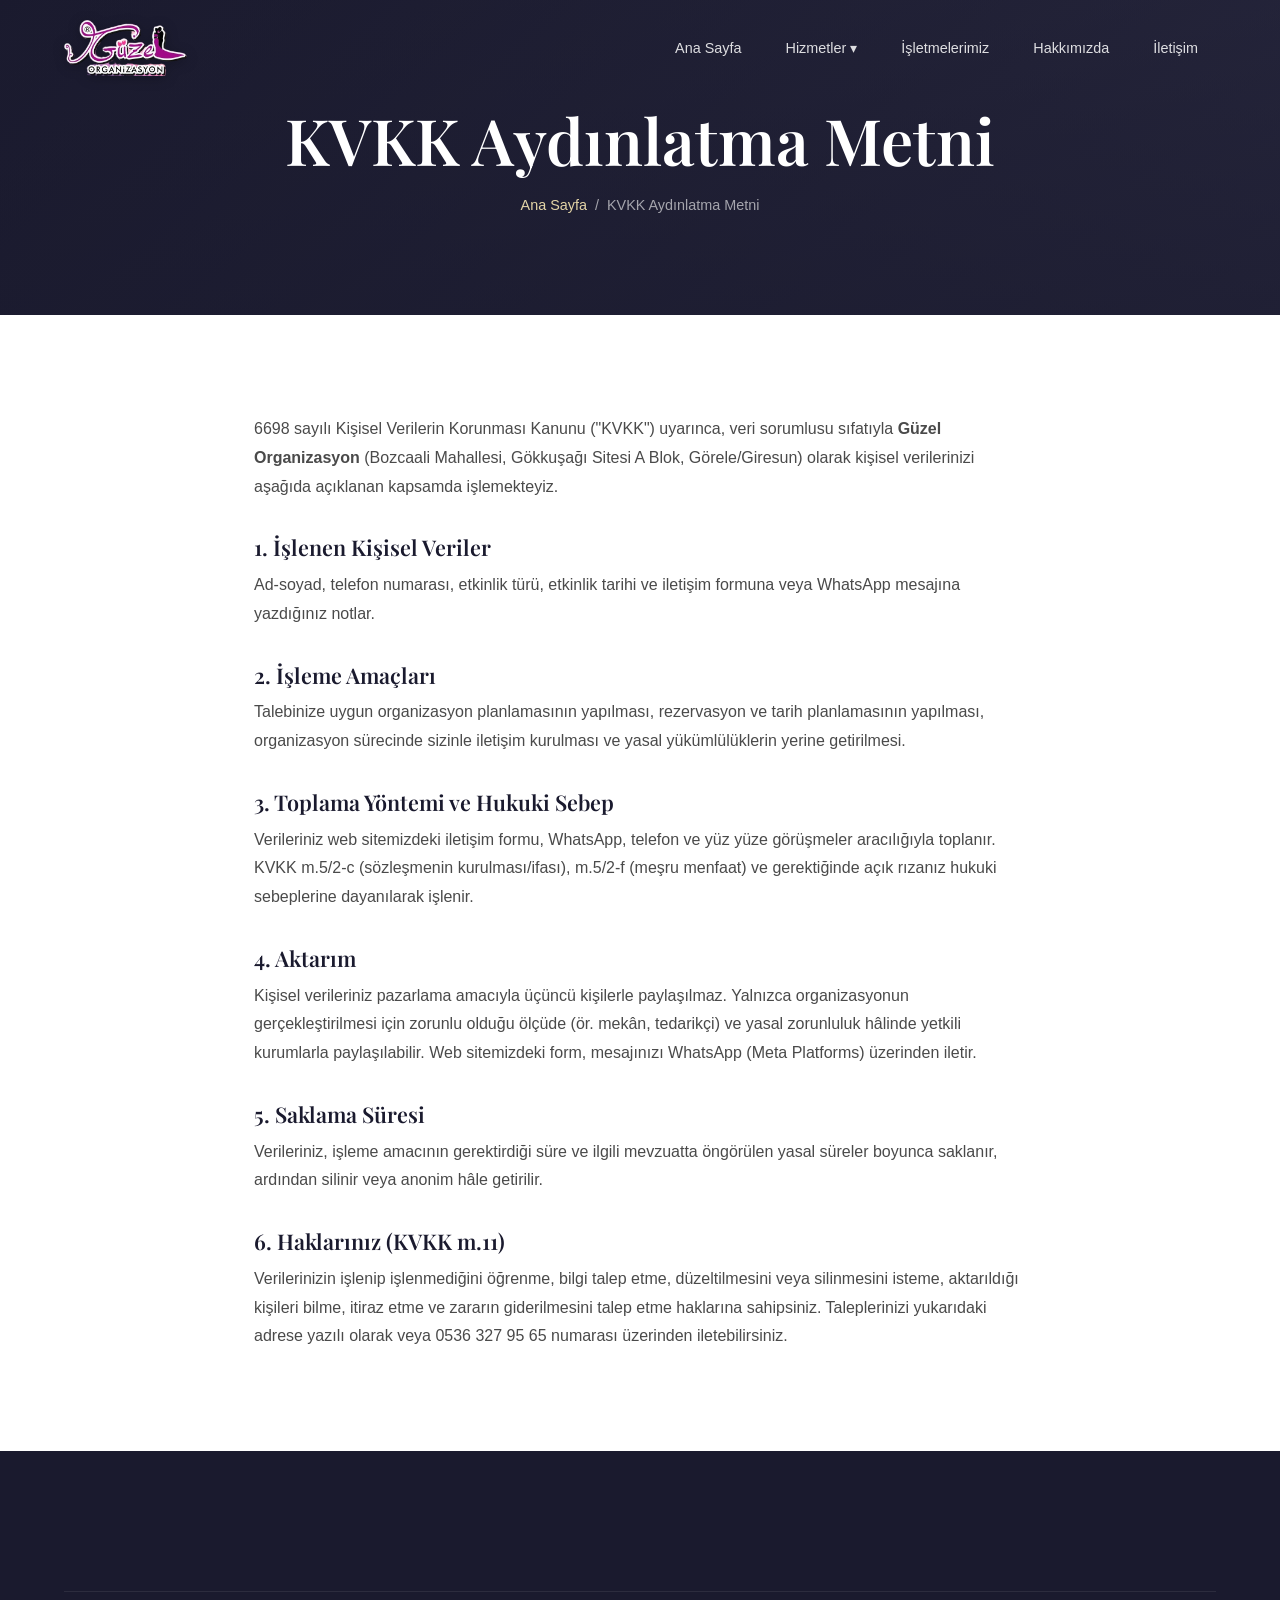
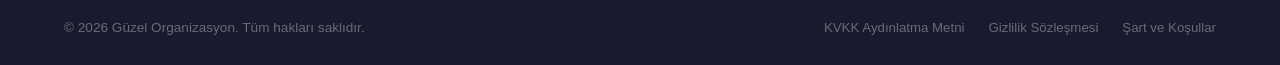
<file: kvkk.html>
<!DOCTYPE html>
<html lang="tr">
<head>
  <meta charset="UTF-8">
  <meta name="viewport" content="width=device-width, initial-scale=1.0">
  <title>KVKK Aydınlatma Metni | Güzel Organizasyon</title>
  <meta name="robots" content="noindex, follow">
  <link rel="stylesheet" href="css/style.css?v=8">
  <link rel="icon" type="image/png" href="images/favicon.png">
  <link rel="apple-touch-icon" href="images/favicon.png">
  <link rel="preconnect" href="https://fonts.googleapis.com">
  <link rel="preconnect" href="https://fonts.gstatic.com" crossorigin>
  <link rel="stylesheet" href="https://fonts.googleapis.com/css2?family=Playfair+Display:ital,wght@0,400;0,500;0,600;0,700;0,800;1,400;1,500;1,600&family=Inter:wght@300;400;500;600;700&display=swap">
  <link rel="canonical" href="https://www.guzelorganizasyon.com.tr/kvkk">
  <meta property="og:image" content="https://www.guzelorganizasyon.com.tr/images/og-image.jpg">
  <meta property="og:locale" content="tr_TR">
  <meta property="og:site_name" content="Güzel Organizasyon">
  <meta name="twitter:card" content="summary_large_image">
  <meta property="og:url" content="https://www.guzelorganizasyon.com.tr/kvkk">
  <meta name="description" content="Güzel Organizasyon KVKK aydınlatma metni: kişisel verilerinizin işlenme amaçları ve haklarınız.">
  <meta name="theme-color" content="#1a1416">
</head>
<body>

  <!-- ========== NAVBAR ========== -->
  <nav class="navbar scrolled" id="navbar">
    <div class="container">
      <a href="/" class="navbar-brand">
        <img src="images/logo.webp" alt="Güzel Organizasyon Logo" class="navbar-logo" width="466" height="187">
      </a>

      <ul class="nav-menu" id="navMenu">
        <li><a href="/" class="nav-link">Ana Sayfa</a></li>
        <li class="nav-item">
          <a href="/hizmetler" class="nav-link">Hizmetler ▾</a>
          <div class="nav-dropdown">
            <a href="/hizmetler#dugun">Düğün</a>
            <a href="/hizmetler#kina">Kına</a>
            <a href="/hizmetler#nisan">Nişan</a>
            <a href="/hizmetler#dogumgunu">Doğum Günü</a>
            <a href="/hizmetler#evlilikteklifi">Evlilik Teklifi</a>
            <a href="/hizmetler#kadinDJ">Kadın DJ</a>
          </div>
        </li>
        <li><a href="/isletmelerimiz" class="nav-link">İşletmelerimiz</a></li>
        <li><a href="/hakkimizda" class="nav-link">Hakkımızda</a></li>
        <li><a href="/iletisim" class="nav-link">İletişim</a></li>
      </ul>

      <div class="nav-toggle" id="navToggle">
        <span></span>
        <span></span>
        <span></span>
      </div>
    </div>
  </nav>
  <div class="nav-backdrop" id="navBackdrop"></div>

  <!-- ========== PAGE HEADER ========== -->
  <header class="page-header" style="height: 35vh; min-height: 250px;">
    <div class="page-header-overlay"></div>
    <div class="page-header-content">
      <h1>KVKK Aydınlatma Metni</h1>
      <div class="breadcrumb">
        <a href="/">Ana Sayfa</a>
        <span>/</span>
        <span>KVKK Aydınlatma Metni</span>
      </div>
    </div>
  </header>

  <!-- ========== CONTENT ========== -->
  <main>
    <section class="section legal-content">
      <div class="container" style="max-width:820px;">
        <p>6698 sayılı Kişisel Verilerin Korunması Kanunu ("KVKK") uyarınca, veri sorumlusu sıfatıyla <strong>Güzel Organizasyon</strong> (Bozcaali Mahallesi, Gökkuşağı Sitesi A Blok, Görele/Giresun) olarak kişisel verilerinizi aşağıda açıklanan kapsamda işlemekteyiz.</p>
        <h2>1. İşlenen Kişisel Veriler</h2>
        <p>Ad-soyad, telefon numarası, etkinlik türü, etkinlik tarihi ve iletişim formuna veya WhatsApp mesajına yazdığınız notlar.</p>
        <h2>2. İşleme Amaçları</h2>
        <p>Talebinize uygun organizasyon planlamasının yapılması, rezervasyon ve tarih planlamasının yapılması, organizasyon sürecinde sizinle iletişim kurulması ve yasal yükümlülüklerin yerine getirilmesi.</p>
        <h2>3. Toplama Yöntemi ve Hukuki Sebep</h2>
        <p>Verileriniz web sitemizdeki iletişim formu, WhatsApp, telefon ve yüz yüze görüşmeler aracılığıyla toplanır. KVKK m.5/2-c (sözleşmenin kurulması/ifası), m.5/2-f (meşru menfaat) ve gerektiğinde açık rızanız hukuki sebeplerine dayanılarak işlenir.</p>
        <h2>4. Aktarım</h2>
        <p>Kişisel verileriniz pazarlama amacıyla üçüncü kişilerle paylaşılmaz. Yalnızca organizasyonun gerçekleştirilmesi için zorunlu olduğu ölçüde (ör. mekân, tedarikçi) ve yasal zorunluluk hâlinde yetkili kurumlarla paylaşılabilir. Web sitemizdeki form, mesajınızı WhatsApp (Meta Platforms) üzerinden iletir.</p>
        <h2>5. Saklama Süresi</h2>
        <p>Verileriniz, işleme amacının gerektirdiği süre ve ilgili mevzuatta öngörülen yasal süreler boyunca saklanır, ardından silinir veya anonim hâle getirilir.</p>
        <h2>6. Haklarınız (KVKK m.11)</h2>
        <p>Verilerinizin işlenip işlenmediğini öğrenme, bilgi talep etme, düzeltilmesini veya silinmesini isteme, aktarıldığı kişileri bilme, itiraz etme ve zararın giderilmesini talep etme haklarına sahipsiniz. Taleplerinizi yukarıdaki adrese yazılı olarak veya 0536 327 95 65 numarası üzerinden iletebilirsiniz.</p>
      </div>
    </section>
  </main>

  <!-- ========== FOOTER ========== -->
  <footer class="footer">
    <div class="container">
      <div class="footer-bottom">
        <p>© <span class="current-year">2026</span> Güzel Organizasyon. Tüm hakları saklıdır.</p>
        <div class="footer-bottom-links">
          <a href="/kvkk">KVKK Aydınlatma Metni</a>
          <a href="/gizlilik-sozlesmesi">Gizlilik Sözleşmesi</a>
          <a href="/sart-ve-kosullar">Şart ve Koşullar</a>
        </div>
      </div>
    </div>
  </footer>

  <script src="js/main.js?v=8"></script>
</body>
</html>
</file>
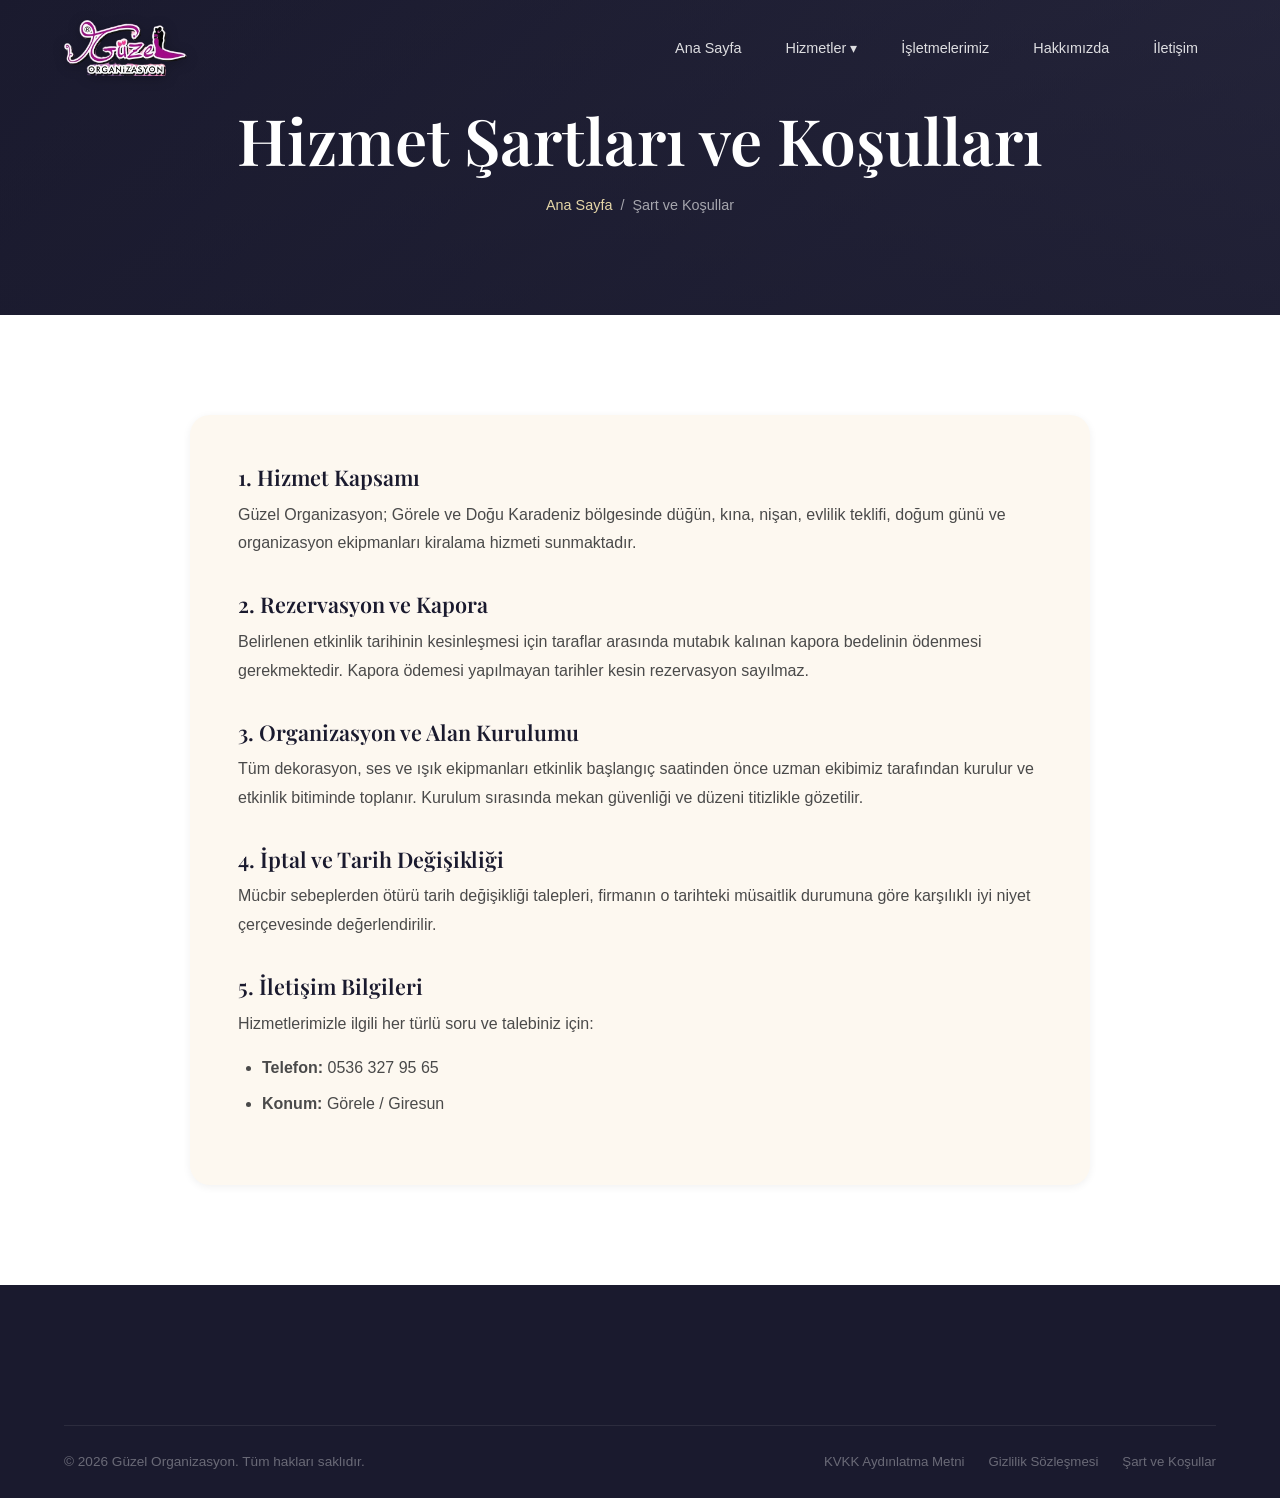
<file: sart-ve-kosullar.html>
<!DOCTYPE html>
<html lang="tr">
<head>
  <meta charset="UTF-8">
  <meta name="viewport" content="width=device-width, initial-scale=1.0">
  <title>Şart ve Koşullar | Güzel Organizasyon</title>
  <meta name="robots" content="noindex, follow">
  <link rel="stylesheet" href="css/style.css?v=8">
  <link rel="icon" type="image/png" href="images/favicon.png">
  <link rel="apple-touch-icon" href="images/favicon.png">
  <link rel="preconnect" href="https://fonts.googleapis.com">
  <link rel="preconnect" href="https://fonts.gstatic.com" crossorigin>
  <link rel="stylesheet" href="https://fonts.googleapis.com/css2?family=Playfair+Display:ital,wght@0,400;0,500;0,600;0,700;0,800;1,400;1,500;1,600&family=Inter:wght@300;400;500;600;700&display=swap">
  <link rel="canonical" href="https://www.guzelorganizasyon.com.tr/sart-ve-kosullar">
  <meta property="og:image" content="https://www.guzelorganizasyon.com.tr/images/og-image.jpg">
  <meta property="og:locale" content="tr_TR">
  <meta property="og:site_name" content="Güzel Organizasyon">
  <meta name="twitter:card" content="summary_large_image">
  <meta property="og:url" content="https://www.guzelorganizasyon.com.tr/sart-ve-kosullar">
  <meta name="description" content="Güzel Organizasyon rezervasyon, kapora, iptal ve hizmet şart ve koşulları.">
  <meta name="theme-color" content="#1a1416">
</head>
<body>

  <!-- ========== NAVBAR ========== -->
  <nav class="navbar scrolled" id="navbar">
    <div class="container">
      <a href="/" class="navbar-brand">
        <img src="images/logo.webp" alt="Güzel Organizasyon Logo" class="navbar-logo" width="466" height="187">
      </a>

      <ul class="nav-menu" id="navMenu">
        <li><a href="/" class="nav-link">Ana Sayfa</a></li>
        <li class="nav-item">
          <a href="/hizmetler" class="nav-link">Hizmetler ▾</a>
          <div class="nav-dropdown">
            <a href="/hizmetler#dugun">Düğün</a>
            <a href="/hizmetler#kina">Kına</a>
            <a href="/hizmetler#nisan">Nişan</a>
            <a href="/hizmetler#dogumgunu">Doğum Günü</a>
            <a href="/hizmetler#evlilikteklifi">Evlilik Teklifi</a>
            <a href="/hizmetler#kadinDJ">Kadın DJ</a>
          </div>
        </li>
        <li><a href="/isletmelerimiz" class="nav-link">İşletmelerimiz</a></li>
        <li><a href="/hakkimizda" class="nav-link">Hakkımızda</a></li>
        <li><a href="/iletisim" class="nav-link">İletişim</a></li>
      </ul>

      <div class="nav-toggle" id="navToggle">
        <span></span>
        <span></span>
        <span></span>
      </div>
    </div>
  </nav>
  <div class="nav-backdrop" id="navBackdrop"></div>

  <!-- ========== PAGE HEADER ========== -->
  <header class="page-header" style="height: 35vh; min-height: 250px;">
    <div class="page-header-overlay"></div>
    <div class="page-header-content">
      <h1>Hizmet Şartları ve Koşulları</h1>
      <div class="breadcrumb">
        <a href="/">Ana Sayfa</a>
        <span>/</span>
        <span>Şart ve Koşullar</span>
      </div>
    </div>
  </header>

  <!-- ========== CONTENT ========== -->
  <main class="legal-content">
    <div class="container">
      <div class="legal-box reveal">
        <h2>1. Hizmet Kapsamı</h2>
        <p>Güzel Organizasyon; Görele ve Doğu Karadeniz bölgesinde düğün, kına, nişan, evlilik teklifi, doğum günü ve organizasyon ekipmanları kiralama hizmeti sunmaktadır.</p>

        <h2>2. Rezervasyon ve Kapora</h2>
        <p>Belirlenen etkinlik tarihinin kesinleşmesi için taraflar arasında mutabık kalınan kapora bedelinin ödenmesi gerekmektedir. Kapora ödemesi yapılmayan tarihler kesin rezervasyon sayılmaz.</p>

        <h2>3. Organizasyon ve Alan Kurulumu</h2>
        <p>Tüm dekorasyon, ses ve ışık ekipmanları etkinlik başlangıç saatinden önce uzman ekibimiz tarafından kurulur ve etkinlik bitiminde toplanır. Kurulum sırasında mekan güvenliği ve düzeni titizlikle gözetilir.</p>

        <h2>4. İptal ve Tarih Değişikliği</h2>
        <p>Mücbir sebeplerden ötürü tarih değişikliği talepleri, firmanın o tarihteki müsaitlik durumuna göre karşılıklı iyi niyet çerçevesinde değerlendirilir.</p>

        <h2>5. İletişim Bilgileri</h2>
        <p>Hizmetlerimizle ilgili her türlü soru ve talebiniz için:</p>
        <ul>
          <li><strong>Telefon:</strong> 0536 327 95 65</li>
          <li><strong>Konum:</strong> Görele / Giresun</li>
        </ul>
      </div>
    </div>
  </main>

  <!-- ========== FOOTER ========== -->
  <footer class="footer">
    <div class="container">
      <div class="footer-bottom">
        <p>© <span class="current-year">2026</span> Güzel Organizasyon. Tüm hakları saklıdır.</p>
        <div class="footer-bottom-links">
          <a href="/kvkk">KVKK Aydınlatma Metni</a>
          <a href="/gizlilik-sozlesmesi">Gizlilik Sözleşmesi</a>
          <a href="/sart-ve-kosullar">Şart ve Koşullar</a>
        </div>
      </div>
    </div>
  </footer>

  <script src="js/main.js?v=8"></script>
</body>
</html>
</file>
<file: css/style.css>
/* ============================================
   GÜZEL ORGANİZASYON - Design System
   ============================================ */

/* ---------- CSS Variables ---------- */
:root {
  /* Colors */
  --gold: #C9A96E;
  --gold-light: #E4D5A7;
  --gold-dark: #8C6D2D;
  --burgundy: #8B2252;
  --burgundy-light: #B84478;
  --burgundy-dark: #6B1A3F;
  --rose: #D4A5A5;
  --rose-light: #F0D5D5;
  --cream: #FDF8F0;
  --cream-light: #FFFCF7;
  --cream-dark: #F5EDE0;
  --charcoal: #1a1a2e;
  --charcoal-light: #2d2d44;
  --text-dark: #2d2d2d;
  --text-medium: #4a4a4a;
  --text-light: #666666;
  --white: #ffffff;
  --overlay-dark: rgba(26, 26, 46, 0.7);
  --overlay-gold: rgba(201, 169, 110, 0.15);

  /* Typography */
  --font-heading: 'Playfair Display', Georgia, 'Times New Roman', serif;
  --font-playfair: var(--font-heading);
  --font-body: 'Plus Jakarta Sans', -apple-system, BlinkMacSystemFont, 'Segoe UI', sans-serif;

  /* Spacing */
  --section-padding: 100px 0;
  --container-width: 1200px;
  --container-padding: 0 24px;

  /* Transitions */
  --transition-fast: 0.2s ease;
  --transition-medium: 0.4s ease;
  --transition-slow: 0.6s ease;
  --transition-spring: 0.5s cubic-bezier(0.22, 1, 0.36, 1);

  /* Shadows */
  --shadow-sm: 0 2px 8px rgba(0, 0, 0, 0.06);
  --shadow-md: 0 4px 20px rgba(0, 0, 0, 0.08);
  --shadow-lg: 0 8px 40px rgba(0, 0, 0, 0.12);
  --shadow-xl: 0 16px 60px rgba(0, 0, 0, 0.15);
  --shadow-gold: 0 4px 20px rgba(201, 169, 110, 0.3);

  /* Border Radius */
  --radius-sm: 8px;
  --radius-md: 12px;
  --radius-lg: 20px;
  --radius-xl: 32px;
  --radius-full: 999px; /* 50% wide elementlerde oval görünüyordu */
}

/* ---------- Reset & Base ---------- */
*,
*::before,
*::after {
  margin: 0;
  padding: 0;
  box-sizing: border-box;
}

html {
  scroll-behavior: smooth;
  font-size: 16px;
  overflow-x: clip;
}

body {
  font-family: var(--font-body);
  color: var(--text-dark);
  background: var(--cream);
  line-height: 1.7;
  overflow-x: clip;
  overflow-y: auto;
  min-height: 100vh;
  -webkit-font-smoothing: antialiased;
  -moz-osx-font-smoothing: grayscale;
}

a {
  text-decoration: none;
  color: inherit;
  transition: color var(--transition-fast);
}

img {
  max-width: 100%;
  height: auto;
  display: block;
}

ul {
  list-style: none;
}

.container {
  max-width: var(--container-width);
  margin: 0 auto;
  padding: var(--container-padding);
}

/* ---------- Typography ---------- */
h1, h2, h3, h4, h5, h6 {
  font-family: var(--font-heading);
  font-weight: 600;
  line-height: 1.3;
  color: var(--charcoal);
}

h1 { font-size: clamp(2.5rem, 5vw, 4rem); }
h2 { font-size: clamp(2rem, 4vw, 3rem); }
h3 { font-size: clamp(1.5rem, 3vw, 2rem); }
h4 { font-size: clamp(1.2rem, 2vw, 1.5rem); }

p {
  font-size: 1rem;
  color: var(--text-medium);
  line-height: 1.8;
}

.section-label {
  display: inline-block;
  font-family: var(--font-body);
  font-size: 0.82rem;
  font-weight: 700;
  letter-spacing: 3px;
  text-transform: uppercase;
  color: var(--gold-dark);
  margin-bottom: 12px;
  position: relative;
  padding-left: 40px;
}

.section-label::before {
  content: '';
  position: absolute;
  left: 0;
  top: 50%;
  width: 28px;
  height: 1.5px;
  background: var(--gold-dark);
}

.section-title {
  margin-bottom: 20px;
}

.section-subtitle {
  font-size: 1.1rem;
  color: var(--text-medium);
  max-width: 600px;
}

.text-center { text-align: center; }
.text-center .section-subtitle { margin: 0 auto; }
.text-center .section-label { padding-left: 0; }
.text-center .section-label::before { display: none; }

/* ---------- Buttons ---------- */
.btn {
  display: inline-flex;
  align-items: center;
  gap: 10px;
  padding: 14px 36px;
  border-radius: 50px;
  font-family: var(--font-body);
  font-size: 0.95rem;
  font-weight: 600;
  letter-spacing: 0.5px;
  cursor: pointer;
  border: none;
  transition: all var(--transition-medium);
  position: relative;
  overflow: hidden;
}

.btn::before {
  content: '';
  position: absolute;
  top: 0;
  left: -100%;
  width: 100%;
  height: 100%;
  background: linear-gradient(90deg, transparent, rgba(255,255,255,0.2), transparent);
  transition: left 0.5s ease;
}

.btn:hover::before {
  left: 100%;
}

.btn-primary {
  background: linear-gradient(135deg, var(--gold), var(--gold-dark));
  color: var(--white);
  box-shadow: var(--shadow-gold);
}

.btn-primary:hover {
  transform: translateY(-3px);
  box-shadow: 0 8px 30px rgba(201, 169, 110, 0.5);
}

.btn-secondary {
  background: transparent;
  color: var(--gold);
  border: 2px solid var(--gold);
}

.btn-secondary:hover {
  background: var(--gold);
  color: var(--white);
  transform: translateY(-3px);
}

.btn-whatsapp {
  background: #25D366;
  color: var(--white);
}

.btn-whatsapp:hover {
  background: #1da851;
  transform: translateY(-3px);
  box-shadow: 0 8px 30px rgba(37, 211, 102, 0.4);
}

.btn-outline {
  background: transparent;
  color: var(--charcoal);
  border: 1.5px solid rgba(26, 26, 46, 0.25);
}

.btn-outline:hover {
  border-color: var(--gold);
  color: var(--gold-dark);
  background: rgba(201, 169, 110, 0.08);
  transform: translateY(-3px);
}

.btn-white {
  background: var(--white);
  color: var(--charcoal);
}

.btn-white:hover {
  background: var(--gold);
  color: var(--white);
  transform: translateY(-3px);
}

/* ---------- Navigation ---------- */
.navbar {
  position: fixed;
  top: 0;
  left: 0;
  right: 0;
  z-index: 1000;
  padding: 20px 0;
  transition: all var(--transition-medium);
}

.navbar.scrolled {
  background: rgba(18, 18, 32, 0.9);
  backdrop-filter: blur(20px);
  -webkit-backdrop-filter: blur(20px);
  padding: 12px 0;
  border-bottom: 1px solid rgba(201, 169, 110, 0.22);
  box-shadow: 0 10px 30px rgba(0, 0, 0, 0.35);
}

.navbar .container {
  display: flex;
  align-items: center;
  justify-content: space-between;
}

.navbar-brand {
  display: flex;
  align-items: center;
  gap: 12px;
}

.navbar-brand .logo-text {
  font-family: var(--font-heading);
  font-size: 1.6rem;
  font-weight: 700;
  color: var(--white);
  transition: color var(--transition-medium);
}

.navbar.scrolled .logo-text {
  color: var(--white);
}

.navbar-brand .logo-accent {
  color: var(--gold);
}

.nav-menu {
  display: flex;
  align-items: center;
  gap: 8px;
}

.nav-link {
  padding: 8px 18px;
  font-size: 0.9rem;
  font-weight: 500;
  color: rgba(255, 255, 255, 0.85);
  border-radius: 50px;
  transition: all var(--transition-fast);
  position: relative;
}

.navbar.scrolled .nav-link {
  color: rgba(255, 255, 255, 0.88);
}

.nav-link:hover,
.nav-link.active {
  color: var(--gold);
}

/* Standard Normal Ampersand Element */
@font-face {
  font-family: 'Playfair Display';
  src: local('Arial'), local('Helvetica'), local('sans-serif');
  unicode-range: U+0026;
}

.amp {
  font-family: Arial, Helvetica, -apple-system, BlinkMacSystemFont, 'Segoe UI', sans-serif !important;
  font-style: normal !important;
  font-weight: inherit !important;
  font-variant: normal !important;
  color: inherit !important;
}

.nav-link.active::after {
  content: '';
  position: absolute;
  bottom: 2px;
  left: 50%;
  transform: translateX(-50%);
  width: 20px;
  height: 2px;
  background: var(--gold);
  border-radius: 2px;
}

/* Dropdown */
.nav-item {
  position: relative;
}

.nav-dropdown {
  position: absolute;
  top: 100%;
  left: 0;
  min-width: 220px;
  background: var(--white);
  border-radius: var(--radius-md);
  box-shadow: var(--shadow-lg);
  padding: 12px 0;
  opacity: 0;
  visibility: hidden;
  transform: translateY(10px);
  transition: all var(--transition-fast);
  z-index: 100;
}

.nav-item:hover .nav-dropdown {
  opacity: 1;
  visibility: visible;
  transform: translateY(0);
}

.nav-dropdown a {
  display: block;
  padding: 10px 24px;
  font-size: 0.88rem;
  color: var(--text-dark);
  transition: all var(--transition-fast);
}

.nav-dropdown a.nav-dropdown-all {
  color: var(--burgundy);
  font-weight: 700;
  border-bottom: 1px solid rgba(0, 0, 0, 0.06);
  padding-bottom: 10px;
  margin-bottom: 4px;
}

.nav-dropdown a:hover {
  background: var(--cream);
  color: var(--gold);
  padding-left: 30px;
}

.nav-dropdown a.nav-dropdown-all:hover {
  color: var(--burgundy-dark);
  background: rgba(139, 34, 82, 0.05);
}

/* Mobile menu toggle */
.nav-toggle {
  display: none;
  flex-direction: column;
  gap: 5px;
  cursor: pointer;
  padding: 8px;
  z-index: 1001;
}

.nav-toggle span {
  display: block;
  width: 26px;
  height: 2px;
  background: var(--white);
  border-radius: 2px;
  transition: all var(--transition-fast);
}

.navbar.scrolled .nav-toggle span {
  background: var(--white);
}

.nav-toggle.active span:nth-child(1) {
  transform: rotate(45deg) translate(5px, 5px);
}

.nav-toggle.active span:nth-child(2) {
  opacity: 0;
}

.nav-toggle.active span:nth-child(3) {
  transform: rotate(-45deg) translate(5px, -5px);
}

/* ---------- Hero Section ---------- */
.hero {
  position: relative;
  min-height: 100vh;
  display: flex;
  align-items: center;
  justify-content: center;
  overflow: hidden;
}

.hero-bg {
  position: absolute;
  inset: 0;
  z-index: 0;
}

.hero-bg img {
  width: 100%;
  height: 100%;
  object-fit: cover;
  filter: brightness(0.65);
  animation: heroKenBurns 22s ease-in-out infinite alternate;
  transform-origin: center center;
}

@keyframes heroKenBurns {
  0% { transform: scale(1); }
  100% { transform: scale(1.08); }
}

.hero-overlay {
  position: absolute;
  inset: 0;
  background: linear-gradient(
    180deg,
    rgba(26, 26, 46, 0.45) 0%,
    rgba(26, 26, 46, 0.55) 50%,
    rgba(26, 26, 46, 0.75) 100%
  );
  z-index: 1;
}

.hero-content {
  position: relative;
  z-index: 2;
  text-align: center;
  max-width: 800px;
  padding: 0 24px;
}

.hero-content .section-label {
  color: var(--gold-light);
  padding-left: 0;
  animation: heroFadeUp 0.8s cubic-bezier(0.16, 1, 0.3, 1) 0.15s backwards;
}

.hero-content .section-label::before {
  display: none;
}

.hero-content h1 {
  color: var(--white);
  margin-bottom: 24px;
  font-weight: 700;
  letter-spacing: -0.5px;
  animation: heroFadeUp 1s cubic-bezier(0.16, 1, 0.3, 1) 0.35s backwards;
}

.hero-content p {
  color: rgba(255, 255, 255, 0.9);
  font-size: 1.15rem;
  max-width: 600px;
  margin: 0 auto 40px;
  animation: heroFadeUp 1s cubic-bezier(0.16, 1, 0.3, 1) 0.55s backwards;
}

.hero-buttons {
  display: flex;
  gap: 16px;
  justify-content: center;
  flex-wrap: wrap;
  animation: heroFadeUp 1s cubic-bezier(0.16, 1, 0.3, 1) 0.75s backwards;
}

@keyframes heroFadeUp {
  0% {
    opacity: 0;
    transform: translateY(24px);
    filter: blur(4px);
  }
  100% {
    opacity: 1;
    transform: translateY(0);
    filter: blur(0);
  }
}

/* Floating sparkle particles */
.hero-particles {
  position: absolute;
  inset: 0;
  z-index: 1;
  pointer-events: none;
}

.particle {
  position: absolute;
  width: 4px;
  height: 4px;
  background: var(--gold-light);
  border-radius: 50%;
  opacity: 0;
  animation: sparkle 4s infinite;
}

@keyframes sparkle {
  0%, 100% { opacity: 0; transform: translateY(0) scale(0); }
  50% { opacity: 0.8; transform: translateY(-80px) scale(1); }
}

/* Scroll indicator */
.scroll-indicator {
  position: absolute;
  bottom: 40px;
  left: 50%;
  transform: translateX(-50%);
  z-index: 2;
  display: flex;
  flex-direction: column;
  align-items: center;
  gap: 8px;
  animation: float 2s ease-in-out infinite;
}

.scroll-indicator span {
  font-size: 0.75rem;
  color: rgba(255, 255, 255, 0.6);
  letter-spacing: 2px;
  text-transform: uppercase;
}

.scroll-indicator .mouse {
  width: 24px;
  height: 38px;
  border: 2px solid rgba(255, 255, 255, 0.5);
  border-radius: 12px;
  position: relative;
}

.scroll-indicator .mouse::after {
  content: '';
  position: absolute;
  top: 6px;
  left: 50%;
  transform: translateX(-50%);
  width: 3px;
  height: 8px;
  background: rgba(255, 255, 255, 0.7);
  border-radius: 3px;
  animation: scrollMouse 1.5s infinite;
}

@keyframes float {
  0%, 100% { transform: translateX(-50%) translateY(0); }
  50% { transform: translateX(-50%) translateY(-10px); }
}

@keyframes scrollMouse {
  0% { opacity: 1; transform: translateX(-50%) translateY(0); }
  100% { opacity: 0; transform: translateX(-50%) translateY(12px); }
}

/* ---------- Services Section ---------- */
.services-section {
  padding: var(--section-padding);
  background: var(--white);
}

.services-grid {
  display: grid;
  grid-template-columns: repeat(auto-fit, minmax(320px, 1fr));
  gap: 30px;
  margin-top: 60px;
}

.service-card {
  border-radius: var(--radius-lg);
  overflow: hidden;
  background: var(--white);
  box-shadow: var(--shadow-sm);
  transition: all var(--transition-medium);
  cursor: pointer;
  position: relative;
}

.service-card:hover {
  transform: translateY(-8px);
  box-shadow: var(--shadow-xl);
}

.service-card-image {
  position: relative;
  height: 260px;
  overflow: hidden;
}

.service-card-image img {
  width: 100%;
  height: 100%;
  object-fit: cover;
  transition: transform var(--transition-slow);
}

.service-card:hover .service-card-image img {
  transform: scale(1.08);
}

.service-card-overlay {
  position: absolute;
  inset: 0;
  background: linear-gradient(180deg, transparent 40%, rgba(26,26,46,0.7));
  display: flex;
  align-items: flex-end;
  padding: 24px;
  opacity: 0;
  pointer-events: none;
  transition: opacity var(--transition-medium);
}

.service-card:hover .service-card-overlay {
  opacity: 1;
}

.service-card-overlay .btn {
  padding: 10px 24px;
  font-size: 0.85rem;
}

.service-card-body {
  padding: 28px;
}

.service-card-body h3 {
  font-size: 1.3rem;
  margin-bottom: 10px;
}

.service-card-body p {
  font-size: 0.92rem;
  color: var(--text-light);
}

/* ---------- About Preview (Homepage) ---------- */
.about-preview {
  padding: var(--section-padding);
  background: var(--cream);
  position: relative;
  overflow: hidden;
}

.about-preview::before {
  content: '';
  position: absolute;
  top: -50%;
  right: -20%;
  width: 600px;
  height: 600px;
  background: radial-gradient(circle, var(--overlay-gold) 0%, transparent 70%);
  border-radius: 50%;
}

.about-grid {
  display: grid;
  grid-template-columns: 1fr 1fr;
  gap: 80px;
  align-items: center;
}

.about-image-wrapper {
  position: relative;
}

.about-image {
  border-radius: var(--radius-lg);
  overflow: hidden;
  box-shadow: var(--shadow-lg);
}

.about-image img {
  width: 100%;
  height: 450px;
  object-fit: cover;
}

.about-image-accent {
  position: absolute;
  bottom: -20px;
  right: -20px;
  width: 200px;
  height: 200px;
  border: 3px solid var(--gold);
  border-radius: var(--radius-lg);
  z-index: -1;
}

.about-stats {
  display: flex;
  gap: 40px;
  margin-top: 40px;
}

.stat,
.stat-item {
  text-align: center;
}

.cta-content {
  position: relative;
  z-index: 1;
}

.stat-number {
  font-family: var(--font-heading);
  font-size: 2.5rem;
  font-weight: 700;
  color: var(--gold);
  line-height: 1;
}

.stat-label {
  font-size: 0.85rem;
  color: var(--text-light);
  margin-top: 4px;
}

/* ---------- Instagram Section ---------- */
.instagram-section {
  padding: 80px 0;
  background: var(--charcoal);
  text-align: center;
}

.instagram-section h2 {
  color: var(--white);
}

.instagram-section p {
  color: rgba(255,255,255,0.6);
}

.instagram-link {
  display: inline-flex;
  align-items: center;
  gap: 12px;
  margin-top: 24px;
  padding: 16px 40px;
  background: linear-gradient(135deg, #833AB4, #FD1D1D, #F77737);
  color: var(--white);
  font-weight: 600;
  font-size: 1.1rem;
  border-radius: 50px;
  transition: all var(--transition-medium);
}

.instagram-link:hover {
  transform: translateY(-3px) scale(1.05);
  box-shadow: 0 8px 30px rgba(131, 58, 180, 0.4);
}

.instagram-link svg {
  width: 24px;
  height: 24px;
}

/* ---------- CTA Section ---------- */
.cta-section {
  padding: 110px 0;
  background: radial-gradient(circle at 50% 20%, rgba(201, 169, 110, 0.16) 0%, transparent 60%),
              linear-gradient(180deg, #121220 0%, #1a1a2e 50%, #121220 100%);
  border-top: 1px solid rgba(201, 169, 110, 0.25);
  border-bottom: 1px solid rgba(201, 169, 110, 0.2);
  text-align: center;
  position: relative;
  overflow: hidden;
}

.cta-section::before {
  content: '';
  position: absolute;
  top: -40%;
  left: 5%;
  width: 450px;
  height: 450px;
  background: radial-gradient(circle, rgba(201, 169, 110, 0.18), transparent 70%);
  border-radius: 50%;
  pointer-events: none;
}

.cta-section::after {
  content: '';
  position: absolute;
  bottom: -40%;
  right: 5%;
  width: 500px;
  height: 500px;
  background: radial-gradient(circle, rgba(201, 169, 110, 0.12), transparent 70%);
  border-radius: 50%;
  pointer-events: none;
}

.cta-section h2 {
  color: var(--white);
  position: relative;
  z-index: 1;
}

.cta-section p {
  color: rgba(255,255,255,0.8);
  max-width: 500px;
  margin: 16px auto 40px;
  position: relative;
  z-index: 1;
}

.cta-buttons {
  display: flex;
  gap: 16px;
  justify-content: center;
  flex-wrap: wrap;
  position: relative;
  z-index: 1;
}

/* ---------- Footer ---------- */
.footer {
  background: var(--charcoal);
  color: rgba(255,255,255,0.7);
  padding: 80px 0 0;
}

.footer-grid {
  display: grid;
  grid-template-columns: 2fr 1fr 1fr 1.5fr;
  gap: 60px;
}

.footer-brand .logo-text {
  font-family: var(--font-heading);
  font-size: 1.8rem;
  font-weight: 700;
  color: var(--white);
  margin-bottom: 16px;
  display: block;
}

.footer-brand .logo-accent {
  color: var(--gold);
}

.footer-brand p {
  color: rgba(255,255,255,0.5);
  font-size: 0.9rem;
  line-height: 1.8;
}

.footer-title {
  font-family: var(--font-body);
  font-size: 0.95rem;
  font-weight: 600;
  color: var(--white);
  margin-bottom: 24px;
  text-transform: uppercase;
  letter-spacing: 1px;
}

.footer-links li {
  margin-bottom: 12px;
}

.footer-links a {
  font-size: 0.9rem;
  color: rgba(255,255,255,0.5);
  transition: all var(--transition-fast);
}

.footer-links a:hover {
  color: var(--gold);
  padding-left: 6px;
}

.footer-contact-item {
  display: flex;
  align-items: flex-start;
  gap: 12px;
  margin-bottom: 16px;
}

.footer-contact-item svg {
  width: 20px;
  height: 20px;
  color: var(--gold);
  flex-shrink: 0;
  margin-top: 2px;
}

.footer-contact-item span {
  font-size: 0.9rem;
  color: rgba(255,255,255,0.6);
}

.footer-social {
  display: flex;
  gap: 12px;
  margin-top: 20px;
}

.footer-social a {
  width: 44px;
  height: 44px;
  border-radius: var(--radius-full);
  background: rgba(255,255,255,0.08);
  display: flex;
  align-items: center;
  justify-content: center;
  transition: all var(--transition-fast);
}

.footer-social a:hover {
  background: var(--gold);
  transform: translateY(-3px);
}

.footer-social svg {
  width: 20px;
  height: 20px;
  color: rgba(255,255,255,0.7);
}

.footer-social a:hover svg {
  color: var(--white);
}

.footer-bottom {
  border-top: 1px solid rgba(255,255,255,0.08);
  padding: 24px 0;
  margin-top: 60px;
  display: flex;
  align-items: center;
  justify-content: space-between;
}

.footer-bottom p {
  font-size: 0.85rem;
  color: rgba(255,255,255,0.35);
}

.footer-bottom-links {
  display: flex;
  gap: 24px;
}

.footer-bottom-links a {
  font-size: 0.83rem;
  color: rgba(255,255,255,0.35);
}

.footer-bottom-links a:hover {
  color: var(--gold);
}

/* ---------- WhatsApp Float Button ---------- */
.whatsapp-float {
  position: fixed;
  bottom: 28px;
  right: 28px;
  z-index: 999;
  width: 60px;
  height: 60px;
  background: #25D366;
  border-radius: var(--radius-full);
  display: flex;
  align-items: center;
  justify-content: center;
  box-shadow: 0 4px 20px rgba(37, 211, 102, 0.4);
  transition: all var(--transition-medium);
  cursor: pointer;
}

.whatsapp-float:hover {
  transform: scale(1.1) translateY(-3px);
  box-shadow: 0 6px 30px rgba(37, 211, 102, 0.5);
}

.whatsapp-float svg {
  width: 32px;
  height: 32px;
  color: var(--white);
}

.whatsapp-float::before {
  content: '';
  position: absolute;
  inset: -4px;
  border-radius: var(--radius-full);
  border: 2px solid rgba(37, 211, 102, 0.4);
  animation: whatsappPulse 2s infinite;
}

@keyframes whatsappPulse {
  0% { transform: scale(1); opacity: 1; }
  100% { transform: scale(1.4); opacity: 0; }
}

/* ---------- Page Header (subpages) ---------- */
.page-header {
  position: relative;
  height: 45vh;
  min-height: 350px;
  display: flex;
  align-items: center;
  justify-content: center;
  background: linear-gradient(135deg, var(--charcoal), var(--charcoal-light));
  overflow: hidden;
}

.page-header-bg {
  position: absolute;
  inset: 0;
}

.page-header-bg img {
  width: 100%;
  height: 100%;
  object-fit: cover;
  filter: brightness(0.45);
}

.page-header-overlay {
  position: absolute;
  inset: 0;
  background: linear-gradient(180deg, rgba(26,26,46,0.4), rgba(26,26,46,0.7));
}

.page-header-content {
  position: relative;
  z-index: 2;
  text-align: center;
}

.page-header-content h1 {
  color: var(--white);
  margin-bottom: 12px;
}

.page-header-content .breadcrumb {
  display: flex;
  align-items: center;
  gap: 8px;
  justify-content: center;
  font-size: 0.9rem;
  color: rgba(255,255,255,0.6);
}

.page-header-content .breadcrumb a {
  color: var(--gold-light);
}

.page-header-content .breadcrumb a:hover {
  text-decoration: underline;
}

/* ---------- Services Detail Page ---------- */
.services-detail {
  padding: var(--section-padding);
}

.service-detail-card {
  display: grid;
  grid-template-columns: 1fr 1fr;
  gap: 60px;
  align-items: center;
  margin-bottom: 100px;
  scroll-margin-top: 110px;
}

.service-detail-card:nth-child(even) .service-detail-image {
  order: 2;
}

.service-detail-card:nth-child(even) .service-detail-content {
  order: 1;
}

.service-detail-image {
  border-radius: var(--radius-lg);
  overflow: hidden;
  box-shadow: var(--shadow-lg);
}

.service-detail-image img {
  width: 100%;
  height: 400px;
  object-fit: cover;
  transition: transform var(--transition-slow);
}

.service-detail-card:hover .service-detail-image img {
  transform: scale(1.03);
}

.service-detail-content h3 {
  margin-bottom: 16px;
}

.service-detail-content p {
  margin-bottom: 20px;
}

.service-features {
  display: flex;
  flex-direction: column;
  gap: 12px;
  margin-bottom: 24px;
}

.service-feature {
  display: flex;
  align-items: center;
  gap: 12px;
  font-size: 0.95rem;
  color: var(--text-medium);
}

.service-feature svg {
  width: 20px;
  height: 20px;
  color: var(--gold);
  flex-shrink: 0;
}

/* ---------- Packages Section ---------- */
.packages-section {
  padding: var(--section-padding);
  background: var(--cream-dark);
}

.packages-grid {
  display: grid;
  grid-template-columns: repeat(auto-fit, minmax(300px, 1fr));
  gap: 30px;
  margin-top: 60px;
}

.package-card {
  background: var(--white);
  border-radius: var(--radius-lg);
  padding: 40px 32px;
  text-align: center;
  box-shadow: var(--shadow-sm);
  transition: all var(--transition-medium);
  position: relative;
  overflow: hidden;
}

.package-card.featured {
  border: 2px solid var(--gold);
  transform: scale(1.03);
}

.package-card.featured::before {
  content: 'Popüler';
  position: absolute;
  top: 20px;
  right: -35px;
  background: var(--gold);
  color: var(--white);
  font-size: 0.75rem;
  font-weight: 600;
  padding: 4px 40px;
  transform: rotate(45deg);
  letter-spacing: 1px;
}

.package-card:hover {
  transform: translateY(-8px);
  box-shadow: var(--shadow-xl);
}

.package-card.featured:hover {
  transform: scale(1.03) translateY(-8px);
}

.package-icon {
  width: 64px;
  height: 64px;
  margin: 0 auto 20px;
  background: var(--overlay-gold);
  border-radius: var(--radius-full);
  display: flex;
  align-items: center;
  justify-content: center;
}

.package-icon svg {
  width: 28px;
  height: 28px;
  color: var(--gold);
}

.package-card h3 {
  margin-bottom: 16px;
}

.package-features {
  text-align: left;
  margin: 24px 0;
}

.package-features li {
  display: flex;
  align-items: center;
  gap: 10px;
  padding: 8px 0;
  font-size: 0.92rem;
  color: var(--text-medium);
  border-bottom: 1px solid var(--cream);
}

.package-features li:last-child {
  border-bottom: none;
}

.package-features svg {
  width: 18px;
  height: 18px;
  color: var(--gold);
  flex-shrink: 0;
}

/* ---------- Products Catalog ---------- */
.products-section {
  padding: var(--section-padding);
}

.products-grid {
  display: grid;
  grid-template-columns: repeat(auto-fill, minmax(260px, 1fr));
  gap: 28px;
  margin-top: 50px;
}

.product-card {
  background: var(--white);
  border-radius: var(--radius-md);
  overflow: hidden;
  box-shadow: var(--shadow-sm);
  transition: all var(--transition-medium);
}

.product-card:hover {
  transform: translateY(-6px);
  box-shadow: var(--shadow-lg);
}

.product-image {
  position: relative;
  height: 280px;
  overflow: hidden;
  background: var(--cream-dark);
}

.product-image img {
  width: 100%;
  height: 100%;
  object-fit: cover;
  transition: transform var(--transition-slow);
}

.product-card:hover .product-image img {
  transform: scale(1.06);
}

.product-badge {
  position: absolute;
  top: 12px;
  left: 12px;
  background: var(--gold);
  color: var(--white);
  padding: 4px 14px;
  border-radius: 50px;
  font-size: 0.78rem;
  font-weight: 600;
}

.product-info {
  padding: 20px;
}

.product-info h4 {
  font-size: 1.05rem;
  margin-bottom: 8px;
  font-family: var(--font-body);
  font-weight: 600;
}

.product-price {
  font-family: var(--font-heading);
  font-size: 1.3rem;
  font-weight: 700;
  color: var(--gold-dark);
}

.product-price .old-price {
  font-size: 0.9rem;
  color: var(--text-light);
  text-decoration: line-through;
  margin-left: 8px;
  font-weight: 400;
}

.product-action {
  display: flex;
  gap: 8px;
  margin-top: 14px;
}

.product-action .btn {
  flex: 1;
  padding: 10px 16px;
  font-size: 0.83rem;
  justify-content: center;
}

/* Product filter tabs */
.product-filters {
  display: flex;
  gap: 8px;
  flex-wrap: wrap;
  justify-content: center;
  margin-top: 40px;
}

.filter-btn {
  padding: 10px 24px;
  border: 2px solid var(--cream-dark);
  background: var(--white);
  border-radius: 50px;
  font-size: 0.88rem;
  font-weight: 500;
  color: var(--text-medium);
  cursor: pointer;
  transition: all var(--transition-fast);
}

.filter-btn:hover,
.filter-btn.active {
  border-color: var(--gold);
  color: var(--gold);
  background: var(--overlay-gold);
}

/* ---------- About Page ---------- */
.about-section {
  padding: var(--section-padding);
}

.about-full-grid {
  display: grid;
  grid-template-columns: 5fr 4fr;
  gap: 80px;
  align-items: center;
}

.about-content h2 {
  margin-bottom: 24px;
}

.about-content p {
  margin-bottom: 16px;
}

.founder-cards {
  display: grid;
  gap: 30px;
  margin-top: 60px;
}

.founder-card {
  display: flex;
  gap: 24px;
  align-items: center;
  background: var(--white);
  padding: 30px;
  border-radius: var(--radius-lg);
  box-shadow: var(--shadow-sm);
  transition: all var(--transition-medium);
}

.founder-card:hover {
  box-shadow: var(--shadow-lg);
  transform: translateX(8px);
}

.founder-avatar {
  width: 80px;
  height: 80px;
  border-radius: var(--radius-full);
  background: linear-gradient(135deg, var(--gold), var(--gold-dark));
  display: flex;
  align-items: center;
  justify-content: center;
  flex-shrink: 0;
  font-family: var(--font-heading);
  font-size: 1.5rem;
  font-weight: 700;
  color: var(--white);
}

.founder-info h4 {
  font-size: 1.15rem;
  margin-bottom: 4px;
}

.founder-info .founder-role {
  font-size: 0.85rem;
  color: var(--gold);
  font-weight: 500;
  margin-bottom: 8px;
}

.founder-info p {
  font-size: 0.9rem;
}

/* ---------- Contact Page ---------- */
.contact-section {
  padding: var(--section-padding);
}

.contact-grid {
  display: grid;
  grid-template-columns: 1fr 1fr;
  gap: 60px;
}

.contact-info-cards {
  display: grid;
  gap: 20px;
  margin-bottom: 40px;
}

.contact-info-card {
  display: flex;
  gap: 20px;
  padding: 24px;
  background: var(--white);
  border-radius: var(--radius-md);
  box-shadow: var(--shadow-sm);
  transition: all var(--transition-medium);
}

.contact-info-card:hover {
  box-shadow: var(--shadow-md);
  transform: translateY(-3px);
}

.contact-info-icon {
  width: 52px;
  height: 52px;
  border-radius: var(--radius-full);
  background: var(--overlay-gold);
  display: flex;
  align-items: center;
  justify-content: center;
  flex-shrink: 0;
}

.contact-info-icon svg {
  width: 22px;
  height: 22px;
  color: var(--gold);
}

.contact-info-text h4 {
  font-size: 1rem;
  font-family: var(--font-body);
  margin-bottom: 4px;
}

.contact-info-text p {
  font-size: 0.9rem;
}

.contact-info-text a {
  color: var(--gold);
  font-weight: 500;
}

.contact-info-text a:hover {
  text-decoration: underline;
}

.contact-form {
  background: var(--white);
  padding: 40px;
  border-radius: var(--radius-lg);
  box-shadow: var(--shadow-md);
}

.contact-form h3 {
  margin-bottom: 8px;
}

.contact-form > p {
  margin-bottom: 28px;
  font-size: 0.92rem;
}

.form-row {
  display: grid;
  grid-template-columns: 1fr 1fr;
  gap: 16px;
}

.form-group {
  margin-bottom: 20px;
}

.form-group label {
  display: block;
  font-size: 0.88rem;
  font-weight: 500;
  color: var(--text-dark);
  margin-bottom: 6px;
}

.form-group input,
.form-group textarea,
.form-group select {
  width: 100%;
  padding: 14px 18px;
  border: 2px solid var(--cream-dark);
  border-radius: var(--radius-sm);
  font-family: var(--font-body);
  font-size: 0.95rem;
  color: var(--text-dark);
  background: var(--cream);
  transition: all var(--transition-fast);
  outline: none;
}

.form-group input:focus,
.form-group textarea:focus,
.form-group select:focus {
  border-color: var(--gold);
  background: var(--white);
  box-shadow: 0 0 0 4px rgba(201, 169, 110, 0.1);
}

.form-group textarea {
  resize: vertical;
  min-height: 140px;
}

.contact-map {
  margin-top: 40px;
  border-radius: var(--radius-lg);
  overflow: hidden;
  box-shadow: var(--shadow-md);
  height: 300px;
}

.contact-map iframe {
  width: 100%;
  height: 100%;
  border: none;
}

/* ---------- Scroll Animations ---------- */
/* Framer-Grade 3D Scroll Reveals */
.reveal {
  opacity: 0;
  transform: perspective(1000px) rotateX(10deg) translateY(45px);
  filter: blur(4px);
  transition: opacity 0.85s cubic-bezier(0.22, 1, 0.36, 1),
              transform 0.85s cubic-bezier(0.22, 1, 0.36, 1),
              filter 0.85s cubic-bezier(0.22, 1, 0.36, 1);
  will-change: opacity, transform, filter;
}

.reveal.visible {
  opacity: 1;
  transform: perspective(1000px) rotateX(0deg) translateY(0);
  filter: blur(0);
}

.reveal-left {
  opacity: 0;
  transform: perspective(1000px) rotateY(-10deg) translateX(-45px);
  filter: blur(4px);
  transition: opacity 0.85s cubic-bezier(0.22, 1, 0.36, 1),
              transform 0.85s cubic-bezier(0.22, 1, 0.36, 1),
              filter 0.85s cubic-bezier(0.22, 1, 0.36, 1);
  will-change: opacity, transform, filter;
}

.reveal-left.visible {
  opacity: 1;
  transform: perspective(1000px) rotateY(0deg) translateX(0);
  filter: blur(0);
}

.reveal-right {
  opacity: 0;
  transform: perspective(1000px) rotateY(10deg) translateX(45px);
  filter: blur(4px);
  transition: opacity 0.85s cubic-bezier(0.22, 1, 0.36, 1),
              transform 0.85s cubic-bezier(0.22, 1, 0.36, 1),
              filter 0.85s cubic-bezier(0.22, 1, 0.36, 1);
  will-change: opacity, transform, filter;
}

.reveal-right.visible {
  opacity: 1;
  transform: perspective(1000px) rotateY(0deg) translateX(0);
  filter: blur(0);
}

/* Stagger children with 3D spring momentum */
.stagger-children > * {
  opacity: 0;
  transform: perspective(1000px) rotateX(12deg) translateY(40px) scale(0.96);
  filter: blur(3px);
  transition: opacity 0.8s cubic-bezier(0.22, 1, 0.36, 1),
              transform 0.8s cubic-bezier(0.22, 1, 0.36, 1),
              filter 0.8s cubic-bezier(0.22, 1, 0.36, 1);
  will-change: opacity, transform, filter;
}

.stagger-children.visible > *:nth-child(1) { transition-delay: 0.08s; }
.stagger-children.visible > *:nth-child(2) { transition-delay: 0.16s; }
.stagger-children.visible > *:nth-child(3) { transition-delay: 0.24s; }
.stagger-children.visible > *:nth-child(4) { transition-delay: 0.32s; }
.stagger-children.visible > *:nth-child(5) { transition-delay: 0.40s; }
.stagger-children.visible > *:nth-child(6) { transition-delay: 0.48s; }
.stagger-children.visible > *:nth-child(7) { transition-delay: 0.56s; }
.stagger-children.visible > *:nth-child(8) { transition-delay: 0.64s; }

.stagger-children.visible > * {
  opacity: 1;
  transform: perspective(1000px) rotateX(0deg) translateY(0) scale(1);
  filter: blur(0);
}

/* ---------- Responsive ---------- */
@media (max-width: 1024px) {
  .footer-grid {
    grid-template-columns: 1fr 1fr;
    gap: 40px;
  }

  .about-grid,
  .about-full-grid,
  .service-detail-card {
    grid-template-columns: 1fr;
    gap: 40px;
  }

  .service-detail-card:nth-child(even) .service-detail-image,
  .service-detail-card:nth-child(even) .service-detail-content {
    order: initial;
  }

  .contact-grid {
    grid-template-columns: 1fr;
  }
}

@media (max-width: 768px) {
  :root {
    --section-padding: 70px 0;
  }

  .nav-menu {
    position: fixed;
    top: 0;
    right: -100%;
    width: 85%;
    max-width: 380px;
    height: 100vh;
    background: var(--white);
    flex-direction: column;
    align-items: flex-start;
    padding: 100px 32px 40px;
    gap: 4px;
    transition: right var(--transition-medium);
    box-shadow: -10px 0 40px rgba(0,0,0,0.15);
    overflow-y: auto;
  }

  .nav-menu.open {
    right: 0;
  }

  .nav-link {
    color: var(--text-dark) !important;
    font-size: 1rem;
    padding: 12px 16px;
    width: 100%;
    border-radius: var(--radius-sm);
  }

  .nav-link:hover,
  .nav-link.active {
    background: var(--cream);
    color: var(--gold) !important;
  }

  .nav-dropdown {
    position: static;
    opacity: 1;
    visibility: visible;
    transform: none;
    box-shadow: none;
    padding: 0 0 0 20px;
    display: none;
  }

  .nav-item.dropdown-open .nav-dropdown {
    display: block;
  }

  .nav-toggle {
    display: flex;
  }

  .hero-content h1 {
    font-size: 2.2rem;
  }

  .hero-buttons {
    flex-direction: column;
    align-items: center;
  }

  .services-grid {
    grid-template-columns: 1fr;
  }

  .about-stats {
    justify-content: center;
  }

  .footer-grid {
    grid-template-columns: 1fr;
    gap: 40px;
  }

  .footer-bottom {
    flex-direction: column;
    gap: 16px;
    text-align: center;
  }

  .packages-grid {
    grid-template-columns: 1fr;
  }

  .package-card.featured {
    transform: none;
  }

  .package-card.featured:hover {
    transform: translateY(-8px);
  }

  .form-row {
    grid-template-columns: 1fr;
  }

  .products-grid {
    grid-template-columns: repeat(auto-fill, minmax(220px, 1fr));
  }
}

@media (max-width: 480px) {
  .hero-content h1 {
    font-size: 1.8rem;
  }

  .stat-number {
    font-size: 2rem;
  }

  .about-stats {
    flex-direction: column;
    align-items: center;
  }

  .products-grid {
    grid-template-columns: 1fr;
  }
}

/* ---------- Mobile nav backdrop ---------- */
.nav-backdrop {
  display: none;
  position: fixed;
  inset: 0;
  background: rgba(0,0,0,0.4);
  z-index: 998;
}

.nav-backdrop.active {
  display: block;
}

/* ---------- Lightbox ---------- */
.lightbox {
  position: fixed;
  inset: 0;
  background: rgba(0,0,0,0.9);
  z-index: 10000;
  display: flex;
  align-items: center;
  justify-content: center;
  opacity: 0;
  visibility: hidden;
  transition: all var(--transition-medium);
}

.lightbox.active {
  opacity: 1;
  visibility: visible;
}

.lightbox img {
  max-width: 90%;
  max-height: 90vh;
  border-radius: var(--radius-md);
  box-shadow: 0 0 60px rgba(0,0,0,0.5);
}

.lightbox-close {
  position: absolute;
  top: 24px;
  right: 24px;
  width: 48px;
  height: 48px;
  border-radius: var(--radius-full);
  background: rgba(255,255,255,0.1);
  border: none;
  color: var(--white);
  font-size: 1.5rem;
  cursor: pointer;
  display: flex;
  align-items: center;
  justify-content: center;
  transition: all var(--transition-fast);
}

.lightbox-close:hover {
  background: rgba(255,255,255,0.2);
  transform: rotate(90deg);
}

/* ---------- Utilities ---------- */
.mb-0 { margin-bottom: 0; }
.mt-40 { margin-top: 40px; }
.mt-60 { margin-top: 60px; }

/* ---------- FAQ Section ---------- */
.faq-section {
  padding: var(--section-padding);
  background: var(--cream);
}

.faq-container {
  max-width: 860px;
  margin: 40px auto 0;
}

.faq-item {
  background: var(--white);
  border-radius: var(--radius-md);
  margin-bottom: 16px;
  box-shadow: var(--shadow-sm);
  overflow: hidden;
  border: 1px solid rgba(201, 169, 110, 0.15);
  transition: all var(--transition-fast);
}

.faq-item:hover {
  border-color: var(--gold);
}

.faq-question {
  width: 100%;
  padding: 22px 28px;
  background: none;
  border: none;
  display: flex;
  align-items: center;
  justify-content: space-between;
  font-family: var(--font-heading);
  font-size: 1.15rem;
  font-weight: 600;
  color: var(--charcoal);
  cursor: pointer;
  text-align: left;
  transition: color var(--transition-fast);
}

.faq-question:hover {
  color: var(--gold-dark);
}

.faq-icon {
  width: 28px;
  height: 28px;
  border-radius: var(--radius-full);
  background: var(--cream-dark);
  display: flex;
  align-items: center;
  justify-content: center;
  font-size: 1.2rem;
  color: var(--gold);
  transition: transform var(--transition-medium), background var(--transition-medium);
  flex-shrink: 0;
  margin-left: 16px;
}

.faq-item.active .faq-icon {
  transform: rotate(45deg);
  background: var(--gold);
  color: var(--white);
}

.faq-answer {
  max-height: 0;
  overflow: hidden;
  transition: max-height 0.35s ease, padding 0.35s ease;
  padding: 0 28px;
  color: var(--text-medium);
  font-size: 0.98rem;
  line-height: 1.7;
}

.faq-item.active .faq-answer {
  max-height: 300px;
  padding: 0 28px 24px;
}

/* ---------- Legal Content (Gizlilik / Şartlar) ---------- */
.legal-content {
  padding: var(--section-padding);
  background: var(--white);
}

.legal-box {
  max-width: 900px;
  margin: 0 auto;
  background: var(--cream);
  padding: 48px;
  border-radius: var(--radius-lg);
  box-shadow: var(--shadow-sm);
}

.legal-box h2 {
  font-size: 1.6rem;
  margin-top: 32px;
  margin-bottom: 12px;
  color: var(--charcoal);
}

.legal-box h2:first-of-type {
  margin-top: 0;
}

.legal-box p {
  margin-bottom: 16px;
  color: var(--text-medium);
}

.legal-box ul {
  list-style: disc;
  margin-left: 24px;
  margin-bottom: 20px;
  color: var(--text-medium);
}

.legal-box li {
  margin-bottom: 8px;
}

/* ---------- Gallery Page Styles ---------- */
.gallery-section {
  padding: var(--section-padding);
}

.gallery-grid {
  display: grid;
  grid-template-columns: repeat(auto-fill, minmax(320px, 1fr));
  gap: 28px;
  margin-top: 50px;
}

.gallery-item {
  position: relative;
  border-radius: var(--radius-md);
  overflow: hidden;
  box-shadow: var(--shadow-sm);
  aspect-ratio: 4 / 3;
  cursor: pointer;
  background: var(--cream-dark);
  transition: transform var(--transition-medium), box-shadow var(--transition-medium);
}

.gallery-item:hover {
  transform: translateY(-6px);
  box-shadow: var(--shadow-xl);
}

.gallery-item img {
  width: 100%;
  height: 100%;
  object-fit: cover;
  transition: transform var(--transition-slow);
}

.gallery-item:hover img {
  transform: scale(1.08);
}

.gallery-overlay {
  position: absolute;
  inset: 0;
  background: linear-gradient(180deg, transparent 40%, rgba(26,26,46,0.85) 100%);
  display: flex;
  flex-direction: column;
  justify-content: flex-end;
  padding: 24px;
  color: var(--white);
  opacity: 0;
  transition: opacity var(--transition-medium);
  pointer-events: none;
}

.gallery-item:hover .gallery-overlay {
  opacity: 1;
}

.gallery-tag {
  display: inline-block;
  align-self: flex-start;
  background: var(--gold);
  color: var(--white);
  font-size: 0.75rem;
  font-weight: 600;
  padding: 3px 10px;
  border-radius: 50px;
  margin-bottom: 8px;
  text-transform: uppercase;
  letter-spacing: 0.5px;
}

.gallery-title {
  font-family: var(--font-heading);
  font-size: 1.25rem;
  font-weight: 600;
  color: var(--white);
  margin-bottom: 4px;
}

.gallery-desc {
  font-size: 0.85rem;
  color: rgba(255,255,255,0.8);
}

/* ---------- Testimonials / Müşteri Yorumları ---------- */
.testimonials-section {
  padding: var(--section-padding);
  background: var(--cream-dark);
}

.testimonials-grid {
  display: grid;
  grid-template-columns: repeat(auto-fit, minmax(320px, 1fr));
  gap: 30px;
  margin-top: 50px;
}

.testimonial-card {
  background: var(--white);
  border-radius: var(--radius-lg);
  padding: 36px 30px;
  box-shadow: var(--shadow-sm);
  position: relative;
  display: flex;
  flex-direction: column;
  justify-content: space-between;
  border-top: 3px solid var(--gold);
  transition: transform var(--transition-medium), box-shadow var(--transition-medium);
}

.testimonial-card:hover {
  transform: translateY(-5px);
  box-shadow: var(--shadow-lg);
}

.testimonial-stars {
  display: flex;
  gap: 4px;
  color: #f5a623;
  margin-bottom: 16px;
  font-size: 1.1rem;
}

.testimonial-text {
  font-style: italic;
  color: var(--text-medium);
  font-size: 0.98rem;
  line-height: 1.7;
  margin-bottom: 24px;
}

.testimonial-author {
  display: flex;
  align-items: center;
  gap: 14px;
}

.testimonial-avatar {
  width: 48px;
  height: 48px;
  border-radius: 50%;
  background: linear-gradient(135deg, var(--gold), var(--burgundy));
  color: var(--white);
  display: flex;
  align-items: center;
  justify-content: center;
  font-weight: 700;
  font-size: 1.1rem;
  font-family: var(--font-heading);
}

.testimonial-author h5 {
  font-size: 1.02rem;
  margin-bottom: 2px;
}

.testimonial-author span {
  font-size: 0.82rem;
  color: var(--gold-dark);
  font-weight: 500;
}

/* ---------- Quick Quote Wizard (Hızlı Teklif Sihirbazı) ---------- */
.quote-wizard-section {
  padding: var(--section-padding);
  background: linear-gradient(135deg, var(--charcoal), var(--charcoal-light));
  color: var(--white);
}

.wizard-container {
  max-width: 800px;
  margin: 40px auto 0;
  background: rgba(255, 255, 255, 0.05);
  backdrop-filter: blur(12px);
  border: 1px solid rgba(201, 169, 110, 0.3);
  border-radius: var(--radius-xl);
  padding: 44px;
  box-shadow: var(--shadow-xl);
}

.wizard-step-label {
  font-size: 0.85rem;
  font-weight: 600;
  color: var(--gold-light);
  text-transform: uppercase;
  letter-spacing: 1px;
  margin-bottom: 8px;
  display: block;
}

.wizard-title {
  color: var(--white);
  font-size: 1.6rem;
  margin-bottom: 24px;
}

.wizard-options {
  display: grid;
  grid-template-columns: repeat(auto-fit, minmax(130px, 1fr));
  gap: 10px;
  margin-bottom: 26px;
}

.wizard-option-btn {
  background: rgba(255, 255, 255, 0.08);
  border: 1.5px solid rgba(255, 255, 255, 0.16);
  border-radius: var(--radius-md);
  padding: 13px 8px;
  color: var(--white);
  font-weight: 500;
  font-size: 0.88rem;
  cursor: pointer;
  text-align: center;
  transition: all var(--transition-fast);
  display: flex;
  flex-direction: column;
  align-items: center;
  gap: 6px;
}

.wizard-option-btn svg {
  width: 24px;
  height: 24px;
  color: var(--gold-light);
}

.wizard-option-btn:hover,
.wizard-option-btn.selected {
  border-color: var(--gold);
  background: rgba(201, 169, 110, 0.2);
  transform: translateY(-2px);
}



/* ===== Official Logo ===== */
.navbar-logo { height: 56px; width: auto; object-fit: contain; display: block; transition: transform .3s ease, filter .3s ease; filter: drop-shadow(0 2px 6px rgba(0,0,0,.25)); }
.navbar-brand:hover .navbar-logo { transform: scale(1.04); }
.navbar.scrolled .navbar-logo { height: 46px; }
.footer-logo { height: 70px; width: auto; object-fit: contain; display: block; margin-bottom: 1rem; }
@media (max-width: 768px) { .navbar-logo { height: 42px; } }

/* ===== KVKK consent ===== */
.form-consent { display: flex; gap: 10px; align-items: flex-start; margin: 4px 0 18px; font-size: .85rem; line-height: 1.5; opacity: .9; }
.form-consent input { margin-top: 3px; width: 18px; height: 18px; accent-color: var(--gold, #c9a14a); flex-shrink: 0; }
.form-consent a { color: var(--gold, #c9a14a); text-decoration: underline; }
.legal-content h2 { font-size: 1.35rem; margin: 2rem 0 .6rem; }
.legal-content p { line-height: 1.8; }

/* ===== Premium Venue Showcase (İşletmelerimiz) ===== */
.venue-showcase-card {
  position: relative;
  background: var(--white);
  border: 1px solid rgba(201, 169, 110, 0.35);
  border-radius: 24px;
  overflow: hidden;
  box-shadow: 0 20px 50px rgba(0, 0, 0, 0.08), 0 0 30px rgba(201, 169, 110, 0.06);
  margin-bottom: 70px;
  transition: transform 0.4s ease, border-color 0.4s ease, box-shadow 0.4s ease;
}

.venue-showcase-card:hover {
  transform: translateY(-4px);
  border-color: rgba(201, 169, 110, 0.65);
  box-shadow: 0 25px 60px rgba(0, 0, 0, 0.12), 0 0 40px rgba(201, 169, 110, 0.14);
}

.venue-hero-media {
  position: relative;
  min-height: 540px;
  display: flex;
  flex-direction: column;
  justify-content: flex-end;
  overflow: hidden;
}

.venue-hero-img {
  position: absolute;
  inset: 0;
  width: 100%;
  height: 100%;
  object-fit: cover;
  object-position: center;
  transition: transform 1.2s cubic-bezier(0.2, 0.8, 0.2, 1);
}

.venue-showcase-card:hover .venue-hero-img {
  transform: scale(1.05);
}

.venue-hero-gradient,
.venue-hero-gradient-overlay {
  position: absolute;
  inset: 0;
  background: linear-gradient(
    180deg,
    rgba(10, 7, 9, 0.25) 0%,
    rgba(10, 7, 9, 0.5) 40%,
    rgba(10, 7, 9, 0.92) 80%,
    #130f12 100%
  );
  pointer-events: none;
}

.venue-hero-location {
  position: absolute;
  top: 24px;
  right: 24px;
  display: inline-flex;
  align-items: center;
  gap: 8px;
  padding: 8px 18px;
  background: rgba(15, 12, 14, 0.7);
  border: 1px solid rgba(255, 255, 255, 0.15);
  border-radius: 50px;
  backdrop-filter: blur(12px);
  color: #fff;
  font-size: 0.82rem;
  font-weight: 500;
  z-index: 2;
}

.venue-hero-location svg {
  color: var(--gold-light);
}

.venue-hero-overlay-content {
  position: relative;
  z-index: 2;
  padding: 40px;
  color: #fff;
}

/* Premium Badge replacing old yellow oval */
.venue-luxury-badge {
  display: inline-flex;
  align-items: center;
  gap: 10px;
  padding: 8px 24px;
  background: linear-gradient(135deg, rgba(201, 169, 110, 0.28) 0%, rgba(20, 15, 18, 0.75) 100%);
  border: 1px solid rgba(220, 185, 125, 0.65);
  border-radius: 50px;
  color: #F8E7C9;
  font-size: 0.82rem;
  font-weight: 700;
  letter-spacing: 2px;
  text-transform: uppercase;
  box-shadow: 0 8px 24px rgba(0, 0, 0, 0.4), inset 0 1px 2px rgba(255, 255, 255, 0.3);
  backdrop-filter: blur(14px);
  margin-bottom: 16px;
}

.venue-luxury-badge svg {
  color: var(--gold-light);
  flex-shrink: 0;
}

.venue-hero-title {
  font-size: 2.8rem;
  font-family: var(--font-playfair);
  color: #fff;
  line-height: 1.15;
  margin-bottom: 10px;
  text-shadow: 0 4px 20px rgba(0, 0, 0, 0.6);
}

.venue-hero-title em {
  font-style: italic;
  color: var(--gold-light);
  font-weight: 400;
}

.venue-hero-subtitle {
  font-size: 1.1rem;
  color: rgba(255, 255, 255, 0.85);
  margin-bottom: 24px;
  max-width: 720px;
}

/* Floating Stats Grid */
.venue-stats-strip {
  display: grid;
  grid-template-columns: repeat(3, 1fr);
  gap: 16px;
  max-width: 650px;
  margin-bottom: 24px;
}

.venue-stat-box {
  padding: 16px 20px;
  background: rgba(255, 255, 255, 0.05);
  border: 1px solid rgba(201, 169, 110, 0.25);
  border-radius: 14px;
  backdrop-filter: blur(10px);
  text-align: center;
  transition: transform 0.3s ease, border-color 0.3s ease;
}

.venue-stat-box:hover {
  transform: translateY(-2px);
  border-color: rgba(201, 169, 110, 0.55);
  background: rgba(255, 255, 255, 0.08);
}

.venue-stat-number {
  display: block;
  font-family: var(--font-playfair);
  font-size: 2.2rem;
  font-weight: 700;
  line-height: 1;
  background: linear-gradient(135deg, #FFE5A3 0%, #C9A96E 100%);
  -webkit-background-clip: text;
  -webkit-text-fill-color: transparent;
  margin-bottom: 6px;
}

.venue-stat-label {
  font-size: 0.75rem;
  font-weight: 700;
  letter-spacing: 1.5px;
  text-transform: uppercase;
  color: rgba(255, 255, 255, 0.7);
}

/* Frosted Tags */
.venue-tags-row {
  display: flex;
  flex-wrap: wrap;
  gap: 10px;
  margin-bottom: 8px;
}

.venue-tag-chip {
  padding: 6px 16px;
  background: rgba(255, 255, 255, 0.07);
  border: 1px solid rgba(201, 169, 110, 0.25);
  border-radius: 50px;
  color: #fff;
  font-size: 0.82rem;
  font-weight: 600;
  letter-spacing: 0.5px;
  backdrop-filter: blur(8px);
  transition: all 0.3s ease;
}

.venue-tag-chip:hover {
  background: rgba(201, 169, 110, 0.2);
  border-color: var(--gold);
  color: #FFE5A3;
  transform: translateY(-1px);
}

/* Bottom Panel: Details & Actions */
.venue-details-panel {
  padding: 36px 40px 40px;
  background: var(--white) !important;
  color: var(--charcoal) !important;
  border-top: 1px solid rgba(201, 169, 110, 0.2);
}

.venue-description-text {
  font-size: 1.05rem;
  line-height: 1.85;
  color: var(--text-medium) !important;
  margin-bottom: 28px;
  max-width: 900px;
}

.venue-description-text strong {
  color: var(--charcoal) !important;
  font-weight: 700;
}

.venue-features-grid {
  display: grid;
  grid-template-columns: repeat(2, 1fr);
  gap: 16px;
  margin-bottom: 34px;
}

.venue-feature-item {
  display: flex;
  align-items: center;
  gap: 12px;
  padding: 14px 18px;
  background: var(--cream) !important;
  border: 1px solid rgba(201, 169, 110, 0.28) !important;
  border-radius: 12px;
  color: var(--charcoal) !important;
  font-size: 0.94rem;
  font-weight: 600;
}

.venue-feature-item span {
  color: var(--charcoal) !important;
}

.venue-feature-item svg {
  color: var(--gold-dark) !important;
  flex-shrink: 0;
}

.venue-actions-row {
  display: flex;
  flex-wrap: wrap;
  gap: 16px;
  align-items: center;
}

.btn-venue-whatsapp {
  background: linear-gradient(135deg, #25D366 0%, #1ea952 100%);
  color: #fff !important;
  border: 1px solid rgba(255, 255, 255, 0.25);
  box-shadow: 0 8px 24px rgba(37, 211, 102, 0.35);
  padding: 14px 28px;
  font-weight: 600;
  border-radius: 50px;
  display: inline-flex;
  align-items: center;
  gap: 10px;
  transition: all 0.3s ease;
}

.btn-venue-whatsapp span {
  color: #fff !important;
}

.btn-venue-whatsapp:hover {
  transform: translateY(-2px);
  box-shadow: 0 12px 30px rgba(37, 211, 102, 0.5);
  background: linear-gradient(135deg, #28e06c 0%, #20b557 100%);
}

.btn-venue-instagram {
  background: rgba(225, 48, 108, 0.06) !important;
  border: 1.5px solid rgba(225, 48, 108, 0.45) !important;
  color: var(--charcoal) !important;
  padding: 14px 28px;
  font-weight: 600;
  border-radius: 50px;
  display: inline-flex;
  align-items: center;
  gap: 10px;
  transition: all 0.3s ease;
}

.btn-venue-instagram span {
  color: var(--charcoal) !important;
}

.btn-venue-instagram svg {
  color: #E1306C !important;
}

.btn-venue-instagram:hover {
  background: rgba(225, 48, 108, 0.12) !important;
  border-color: #E1306C !important;
  color: #E1306C !important;
  transform: translateY(-2px);
}

.btn-venue-instagram:hover span {
  color: #E1306C !important;
}

@media (max-width: 992px) {
  .venue-hero-media { min-height: 480px; }
  .venue-hero-title { font-size: 2.3rem; }
  .venue-features-grid { grid-template-columns: 1fr; }
}

@media (max-width: 768px) {
  .venue-hero-media { min-height: 440px; }
  .venue-hero-overlay-content { padding: 24px 20px; }
  .venue-details-panel { padding: 28px 20px 30px; }
  .venue-hero-title { font-size: 1.9rem; }
  .venue-stats-strip { grid-template-columns: 1fr; gap: 10px; }
  .venue-stat-box { padding: 12px 16px; display: flex; justify-content: space-between; align-items: center; }
  .venue-stat-number { font-size: 1.6rem; margin-bottom: 0; }
  .venue-luxury-badge { font-size: 0.72rem; letter-spacing: 1.5px; padding: 6px 18px; }
  .venue-hero-location { top: 16px; right: 16px; font-size: 0.75rem; padding: 6px 14px; }
  .venue-actions-row { flex-direction: column; width: 100%; }
  .venue-actions-row .btn { width: 100%; justify-content: center; }
}


/* ==========================================================================
   PREMIUM POLISH & LEAD-GEN COMPONENTS (Organizasyon Lüks Tasarım Katmanı)
   ========================================================================== */

/* ---------- 1. FLOATING LUXURY WHATSAPP BADGE ---------- */
.floating-whatsapp-luxury {
  position: fixed;
  bottom: 28px;
  right: 28px;
  z-index: 9999;
  display: flex;
  align-items: center;
  gap: 12px;
  background: linear-gradient(135deg, #25D366 0%, #179c45 100%);
  color: #fff !important;
  padding: 12px 22px 12px 16px;
  border-radius: 50px;
  box-shadow: 0 10px 30px rgba(37, 211, 102, 0.4), 0 0 0 1px rgba(255, 255, 255, 0.25);
  font-family: var(--font-body);
  font-size: 0.88rem;
  font-weight: 600;
  letter-spacing: 0.3px;
  transition: all 0.35s cubic-bezier(0.34, 1.56, 0.64, 1);
  text-decoration: none;
}

.floating-whatsapp-luxury::before {
  content: '';
  position: absolute;
  inset: -4px;
  border-radius: 50px;
  background: radial-gradient(circle, rgba(37, 211, 102, 0.5), transparent 70%);
  z-index: -1;
  animation: pulse-wa-gold 2.4s infinite;
}

@keyframes pulse-wa-gold {
  0% { transform: scale(0.96); opacity: 0.8; }
  50% { transform: scale(1.15); opacity: 0; }
  100% { transform: scale(0.96); opacity: 0; }
}

.floating-whatsapp-luxury:hover {
  transform: translateY(-4px) scale(1.03);
  box-shadow: 0 16px 40px rgba(37, 211, 102, 0.55), 0 0 20px rgba(201, 169, 110, 0.35);
  background: linear-gradient(135deg, #2be872 0%, #1eb551 100%);
}

.floating-whatsapp-luxury svg {
  width: 24px;
  height: 24px;
  flex-shrink: 0;
  filter: drop-shadow(0 2px 4px rgba(0,0,0,0.2));
}

.floating-whatsapp-text {
  display: flex;
  flex-direction: column;
  line-height: 1.25;
}

.floating-whatsapp-text small {
  font-size: 0.68rem;
  opacity: 0.9;
  font-weight: 500;
  letter-spacing: 0.5px;
  text-transform: uppercase;
}

.floating-whatsapp-text strong {
  font-size: 0.92rem;
  font-weight: 700;
}

@media (max-width: 576px) {
  .floating-whatsapp-luxury {
    bottom: 20px;
    right: 20px;
    padding: 12px;
    border-radius: 50%;
  }
  .floating-whatsapp-text {
    display: none;
  }
}

/* ---------- 2. PROCESS / HOW WE WORK SECTION ---------- */
.process-section {
  padding: var(--section-padding);
  background: var(--cream);
  position: relative;
}

.process-grid {
  display: grid;
  grid-template-columns: repeat(4, 1fr);
  gap: 24px;
  margin-top: 60px;
  position: relative;
}

.process-grid::before {
  content: '';
  position: absolute;
  top: 45px;
  left: 10%;
  right: 10%;
  height: 2px;
  background: linear-gradient(90deg, transparent, rgba(201, 169, 110, 0.5) 20%, rgba(201, 169, 110, 0.5) 80%, transparent);
  z-index: 1;
}

.process-card {
  position: relative;
  z-index: 2;
  background: var(--white);
  border: 1px solid rgba(201, 169, 110, 0.2);
  border-radius: var(--radius-lg);
  padding: 36px 24px 30px;
  text-align: center;
  box-shadow: 0 8px 25px rgba(0, 0, 0, 0.04);
  transition: all 0.35s ease;
}

.process-card:hover {
  transform: translateY(-8px);
  border-color: var(--gold);
  box-shadow: 0 16px 40px rgba(201, 169, 110, 0.18);
}

.process-step-num {
  width: 54px;
  height: 54px;
  border-radius: 50%;
  background: linear-gradient(135deg, var(--gold), var(--gold-dark));
  color: #fff;
  font-family: var(--font-heading);
  font-size: 1.4rem;
  font-weight: 700;
  display: flex;
  align-items: center;
  justify-content: center;
  margin: 0 auto 20px;
  box-shadow: 0 6px 18px rgba(201, 169, 110, 0.4);
}

.process-card h3 {
  font-size: 1.15rem;
  margin-bottom: 12px;
  color: var(--charcoal);
}

.process-card p {
  font-size: 0.9rem;
  line-height: 1.65;
  color: var(--text-medium);
  margin: 0;
}

@media (max-width: 992px) {
  .process-grid {
    grid-template-columns: repeat(2, 1fr);
  }
  .process-grid::before { display: none; }
}

@media (max-width: 576px) {
  .process-grid {
    grid-template-columns: 1fr;
  }
}

/* ---------- 3. PRESTIGE / WHY US PILLARS ---------- */
.why-us-section {
  padding: 100px 0;
  background: linear-gradient(180deg, #121220 0%, #1a1a2e 50%, #121220 100%);
  color: #fff;
  position: relative;
  overflow: hidden;
  border-top: 1px solid rgba(201, 169, 110, 0.2);
  border-bottom: 1px solid rgba(201, 169, 110, 0.2);
}

.why-us-section::before {
  content: '';
  position: absolute;
  top: -60px;
  left: 50%;
  transform: translateX(-50%);
  width: 900px;
  height: 450px;
  background: radial-gradient(ellipse at center, rgba(201, 169, 110, 0.16), transparent 70%);
  pointer-events: none;
}

.why-us-section .section-label {
  color: var(--gold-light) !important;
  letter-spacing: 2px;
}

.why-us-section .section-title {
  color: #ffffff !important;
  font-size: clamp(2rem, 3.8vw, 2.9rem);
  font-weight: 700;
  margin-bottom: 18px;
  text-shadow: 0 2px 14px rgba(0, 0, 0, 0.5);
}

.why-us-section .section-subtitle {
  color: rgba(255, 255, 255, 0.85) !important;
  font-size: 1.05rem;
  max-width: 680px;
  margin: 0 auto;
}

.why-us-grid {
  display: grid;
  grid-template-columns: repeat(4, 1fr);
  gap: 24px;
  margin-top: 55px;
}

.why-us-card {
  background: rgba(255, 255, 255, 0.04);
  border: 1px solid rgba(201, 169, 110, 0.3);
  border-radius: var(--radius-lg);
  padding: 38px 24px 32px;
  transition: all 0.4s cubic-bezier(0.22, 1, 0.36, 1);
  backdrop-filter: blur(14px);
  -webkit-backdrop-filter: blur(14px);
  box-shadow: 0 10px 30px rgba(0, 0, 0, 0.35);
  position: relative;
  overflow: hidden;
}

.why-us-card:hover {
  transform: translateY(-8px);
  background: rgba(255, 255, 255, 0.08);
  border-color: var(--gold);
  box-shadow: 0 22px 48px rgba(0, 0, 0, 0.5), 0 0 25px rgba(201, 169, 110, 0.25);
}

.why-us-icon {
  width: 56px;
  height: 56px;
  border-radius: 16px;
  background: linear-gradient(135deg, rgba(201, 169, 110, 0.25), rgba(201, 169, 110, 0.08));
  border: 1.5px solid var(--gold);
  display: flex;
  align-items: center;
  justify-content: center;
  margin-bottom: 22px;
  color: var(--gold-light);
  box-shadow: 0 4px 16px rgba(201, 169, 110, 0.25);
}

.why-us-card h3 {
  color: #ffffff !important;
  font-size: 1.2rem;
  font-weight: 600;
  margin-bottom: 12px;
}

.why-us-card p {
  color: rgba(255, 255, 255, 0.82) !important;
  font-size: 0.92rem;
  line-height: 1.7;
  margin: 0;
}

@media (max-width: 992px) {
  .why-us-grid { grid-template-columns: repeat(2, 1fr); }
}

@media (max-width: 576px) {
  .why-us-grid { grid-template-columns: 1fr; }
}

/* ---------- 4. HOME VENUES PREVIEW ---------- */
.home-venues-section {
  padding: var(--section-padding);
  background: var(--cream-dark);
}

.home-venues-grid {
  display: grid;
  grid-template-columns: repeat(2, 1fr);
  gap: 32px;
  margin-top: 50px;
}

.home-venue-card {
  position: relative;
  background: #141013;
  border-radius: var(--radius-lg);
  overflow: hidden;
  border: 1px solid rgba(201, 169, 110, 0.3);
  box-shadow: 0 16px 40px rgba(0, 0, 0, 0.15);
  display: flex;
  flex-direction: column;
  transition: all 0.4s ease;
}

.home-venue-card:hover {
  transform: translateY(-6px);
  border-color: rgba(201, 169, 110, 0.65);
  box-shadow: 0 25px 60px rgba(0, 0, 0, 0.25), 0 0 30px rgba(201, 169, 110, 0.15);
}

.home-venue-media {
  position: relative;
  height: 290px;
  overflow: hidden;
}

.home-venue-media img {
  width: 100%;
  height: 100%;
  object-fit: cover;
  transition: transform 0.8s ease;
}

.home-venue-card:hover .home-venue-media img {
  transform: scale(1.06);
}

.home-venue-overlay {
  position: absolute;
  inset: 0;
  background: linear-gradient(180deg, rgba(0,0,0,0.1) 0%, rgba(20, 16, 19, 0.85) 100%);
}

.home-venue-badge {
  position: absolute;
  top: 18px;
  left: 18px;
  display: inline-flex;
  align-items: center;
  gap: 6px;
  padding: 6px 14px;
  background: rgba(17, 13, 16, 0.85);
  border: 1px solid rgba(201, 169, 110, 0.45);
  border-radius: 50px;
  backdrop-filter: blur(8px);
  color: var(--gold-light);
  font-size: 0.72rem;
  font-weight: 700;
  letter-spacing: 1px;
  text-transform: uppercase;
}

.home-venue-body {
  padding: 28px;
  color: #fff;
  display: flex;
  flex-direction: column;
  flex-grow: 1;
}

.home-venue-body h3 {
  color: #fff;
  font-size: 1.6rem;
  margin-bottom: 8px;
}

.home-venue-location {
  display: inline-flex;
  align-items: center;
  gap: 6px;
  color: rgba(255, 255, 255, 0.6);
  font-size: 0.85rem;
  margin-bottom: 16px;
}

.home-venue-body p {
  color: rgba(255, 255, 255, 0.75);
  font-size: 0.95rem;
  line-height: 1.65;
  margin-bottom: 24px;
  flex-grow: 1;
}

.home-venue-footer {
  display: flex;
  align-items: center;
  justify-content: space-between;
  padding-top: 18px;
  border-top: 1px solid rgba(255, 255, 255, 0.08);
}

.home-venue-stats {
  display: flex;
  gap: 16px;
}

.home-venue-stat-item strong {
  display: block;
  font-family: var(--font-heading);
  font-size: 1.25rem;
  color: var(--gold-light);
  line-height: 1;
}

.home-venue-stat-item span {
  font-size: 0.72rem;
  color: rgba(255, 255, 255, 0.55);
  text-transform: uppercase;
  letter-spacing: 0.5px;
}

@media (max-width: 992px) {
  .home-venues-grid { grid-template-columns: 1fr; }
}

/* ---------- 5. INSTAGRAM LUXURY SHOWCASE CARD ---------- */
.instagram-luxury-wrapper {
  max-width: 680px;
  margin: 36px auto 0;
  padding: 32px 28px;
  background: rgba(255, 255, 255, 0.03);
  border: 1px solid rgba(201, 169, 110, 0.3);
  border-radius: var(--radius-lg);
  backdrop-filter: blur(12px);
  box-shadow: 0 15px 40px rgba(0, 0, 0, 0.3);
  display: flex;
  align-items: center;
  justify-content: space-between;
  gap: 24px;
}

.instagram-luxury-meta {
  display: flex;
  align-items: center;
  gap: 16px;
  text-align: left;
}

.instagram-luxury-avatar {
  width: 60px;
  height: 60px;
  border-radius: 50%;
  padding: 3px;
  background: linear-gradient(45deg, #f09433 0%, #e6683c 25%, #dc2743 50%, #cc2366 75%, #bc1888 100%);
  display: flex;
  align-items: center;
  justify-content: center;
  flex-shrink: 0;
}

.instagram-luxury-avatar-inner {
  width: 100%;
  height: 100%;
  border-radius: 50%;
  background: #1a1a2e;
  border: 2px solid #fff;
  display: flex;
  align-items: center;
  justify-content: center;
  color: #fff;
}

.instagram-luxury-avatar-inner svg {
  width: 26px;
  height: 26px;
}

.instagram-luxury-info strong {
  display: block;
  font-size: 1.1rem;
  color: #fff;
}

.instagram-luxury-info span {
  font-size: 0.82rem;
  color: rgba(255, 255, 255, 0.65);
}

.btn-luxury-instagram {
  display: inline-flex;
  align-items: center;
  gap: 10px;
  padding: 12px 26px;
  background: linear-gradient(45deg, #f09433 0%, #e6683c 25%, #dc2743 50%, #cc2366 75%, #bc1888 100%);
  color: #fff !important;
  font-weight: 600;
  font-size: 0.9rem;
  border-radius: 50px;
  text-decoration: none;
  box-shadow: 0 6px 20px rgba(220, 39, 67, 0.35);
  transition: all 0.3s ease;
  flex-shrink: 0;
}

.btn-luxury-instagram:hover {
  transform: translateY(-2px);
  box-shadow: 0 10px 28px rgba(220, 39, 67, 0.55);
}

@media (max-width: 576px) {
  .instagram-luxury-wrapper {
    flex-direction: column;
    text-align: center;
  }
  .instagram-luxury-meta {
    flex-direction: column;
    text-align: center;
  }
}

/* ========== SERVICE AREAS (LOCAL SEO) ========== */
.service-areas-section {
  padding: 80px 0;
  background: var(--cream-light);
  border-top: 1px solid rgba(201, 169, 110, 0.15);
  border-bottom: 1px solid rgba(201, 169, 110, 0.15);
}

.service-areas-grid {
  display: grid;
  grid-template-columns: repeat(auto-fit, minmax(260px, 1fr));
  gap: 20px;
  margin-top: 40px;
}

.service-area-card {
  background: var(--white);
  border: 1px solid rgba(0, 0, 0, 0.06);
  border-radius: var(--radius-md);
  padding: 24px;
  box-shadow: var(--shadow-sm);
  transition: all var(--transition-fast);
}

.service-area-card:hover {
  transform: translateY(-4px);
  border-color: var(--gold);
  box-shadow: var(--shadow-md);
}

.service-area-header {
  display: flex;
  align-items: center;
  gap: 12px;
  margin-bottom: 12px;
}

.service-area-icon {
  width: 40px;
  height: 40px;
  border-radius: 50%;
  background: rgba(139, 34, 82, 0.08);
  color: var(--burgundy);
  display: flex;
  align-items: center;
  justify-content: center;
  flex-shrink: 0;
}

.service-area-title {
  font-size: 1.15rem;
  font-weight: 700;
  color: var(--charcoal);
  margin: 0;
}

.service-area-card p {
  font-size: 0.9rem;
  color: var(--text-medium);
  line-height: 1.6;
  margin: 0;
}

/* ========== SKILL ENHANCEMENTS: MICRO-INTERACTIONS & ACCESSIBILITY ========== */
@media (prefers-reduced-motion: reduce) {
  *, *::before, *::after {
    animation-duration: 0.01ms !important;
    animation-iteration-count: 1 !important;
    transition-duration: 0.01ms !important;
    scroll-behavior: auto !important;
  }
}

/* Subtle luxury card depth & hairline sheen */
.service-card, .why-us-card, .process-card {
  position: relative;
  overflow: hidden;
  transition: transform 0.4s cubic-bezier(0.16, 1, 0.3, 1), box-shadow 0.4s cubic-bezier(0.16, 1, 0.3, 1), border-color 0.3s ease;
}

.service-card:hover, .why-us-card:hover, .process-card:hover {
  transform: translateY(-6px);
  box-shadow: 0 16px 36px rgba(0, 0, 0, 0.09), 0 0 0 1px rgba(201, 169, 110, 0.25);
}

/* Luxury button tactile feedback & shimmer */
.btn {
  position: relative;
  overflow: hidden;
  transition: all 0.35s cubic-bezier(0.16, 1, 0.3, 1);
}

.btn:active {
  transform: scale(0.97);
}

.btn-primary::after {
  content: '';
  position: absolute;
  top: 0;
  left: -100%;
  width: 60%;
  height: 100%;
  background: linear-gradient(90deg, transparent, rgba(255, 255, 255, 0.25), transparent);
  transform: skewX(-20deg);
  transition: 0.6s ease;
  pointer-events: none;
}

.btn-primary:hover::after {
  left: 150%;
}

/* Quote Wizard Option Tactile Feedback */
.wizard-option-btn {
  position: relative;
  overflow: hidden;
  transition: all 0.25s cubic-bezier(0.16, 1, 0.3, 1);
}

.wizard-option-btn:hover {
  border-color: var(--gold-light);
  background: rgba(201, 169, 110, 0.15);
  transform: translateY(-2px);
}

.wizard-option-btn.selected {
  border-color: var(--gold);
  background: rgba(201, 169, 110, 0.24);
  transform: translateY(-2px);
  box-shadow: 0 4px 18px rgba(201, 169, 110, 0.35), inset 0 0 0 1px var(--gold);
}

.wizard-option-btn.selected::after {
  content: '✓';
  position: absolute;
  top: 6px;
  right: 10px;
  font-size: 0.72rem;
  font-weight: 800;
  color: var(--gold-light);
  line-height: 1;
}

/* Lightbox Clickable Indicator */
.service-card-image, .service-detail-image, .about-image {
  cursor: zoom-in;
  transition: transform 0.4s cubic-bezier(0.16, 1, 0.3, 1);
}

.service-card:hover .service-card-image img {
  transform: scale(1.05);
}

/* Keyboard focus visibility for accessibility */
a:focus-visible, button:focus-visible {
  outline: 2px solid var(--gold);
  outline-offset: 3px;
}

/* ========== 3D WEB & FRAMER MOTION INTEGRATION (.skills) ========== */
.hero-3d-canvas {
  position: absolute;
  inset: 0;
  width: 100%;
  height: 100%;
  z-index: 1;
  pointer-events: none;
  opacity: 0.9;
}

/* Tier 1: CSS 3D Perspective Tilt & Specular Glare */
.service-card,
.why-us-card,
.process-card,
.wizard-container {
  transform-style: preserve-3d;
  perspective: 1000px;
  position: relative;
  transition: transform 0.45s cubic-bezier(0.22, 1, 0.36, 1), box-shadow 0.45s cubic-bezier(0.22, 1, 0.36, 1);
}

.tilt-glare {
  position: absolute;
  inset: 0;
  border-radius: inherit;
  pointer-events: none;
  opacity: 0;
  z-index: 10;
  mix-blend-mode: overlay;
  transition: opacity 0.35s cubic-bezier(0.22, 1, 0.36, 1);
  will-change: background, opacity;
}

/* Sleek Framer Surfaces & Specular Border Depth */
.wizard-container {
  box-shadow: 0 0 0 1px rgba(255, 255, 255, 0.08), 0 24px 64px -16px rgba(0, 0, 0, 0.4);
}

/* ========== INTERCONNECTED GOLDEN SPINE & THREAD (.skills) ========== */
.section-connector {
  display: flex;
  flex-direction: column;
  align-items: center;
  justify-content: center;
  margin: -35px auto;
  position: relative;
  z-index: 12;
  pointer-events: none;
}

.connector-line {
  width: 1.5px;
  height: 38px;
  background: linear-gradient(180deg, transparent, var(--gold), transparent);
}

.connector-node {
  width: 12px;
  height: 12px;
  border-radius: 50%;
  background: radial-gradient(circle, var(--gold-light) 20%, var(--gold) 100%);
  box-shadow: 0 0 14px var(--gold), 0 0 28px rgba(201, 169, 110, 0.6);
  animation: connectorPulse 2.8s ease-in-out infinite alternate;
}

@keyframes connectorPulse {
  0% {
    transform: scale(0.85);
    box-shadow: 0 0 8px var(--gold);
  }
  100% {
    transform: scale(1.35);
    box-shadow: 0 0 20px var(--gold), 0 0 32px rgba(228, 213, 167, 0.9);
  }
}

/* Process Section Illuminated Energy Beam */
.process-grid::before {
  content: '';
  position: absolute;
  top: 45px;
  left: 10%;
  right: 10%;
  height: 2px;
  background: linear-gradient(90deg, 
    transparent 0%, 
    rgba(201, 169, 110, 0.2) 20%, 
    var(--gold) 50%, 
    rgba(201, 169, 110, 0.2) 80%, 
    transparent 100%
  );
  background-size: 200% 100%;
  animation: processBeamPulse 3.5s linear infinite;
  z-index: 1;
}

@keyframes processBeamPulse {
  0% { background-position: 200% 0; }
  100% { background-position: -200% 0; }
}

/* Floating 3D Experience Badge on About Preview */
.about-floating-badge {
  position: absolute;
  bottom: 24px;
  left: 24px;
  background: rgba(26, 26, 46, 0.88);
  backdrop-filter: blur(16px);
  -webkit-backdrop-filter: blur(16px);
  border: 1px solid rgba(201, 169, 110, 0.4);
  border-radius: var(--radius-md);
  padding: 14px 20px;
  display: flex;
  align-items: center;
  gap: 12px;
  box-shadow: 0 16px 36px rgba(0, 0, 0, 0.3), 0 0 20px rgba(201, 169, 110, 0.2);
  color: var(--white);
  z-index: 5;
  animation: badgeFloat 4s ease-in-out infinite alternate;
  pointer-events: none;
}

.about-floating-badge .badge-icon {
  font-size: 1.5rem;
  line-height: 1;
  filter: drop-shadow(0 2px 6px rgba(201, 169, 110, 0.6));
}

.about-floating-badge strong {
  display: block;
  font-family: var(--font-heading);
  font-size: 1.05rem;
  color: var(--gold-light);
}

.about-floating-badge small {
  font-size: 0.75rem;
  color: rgba(255, 255, 255, 0.8);
  letter-spacing: 0.5px;
}

@keyframes badgeFloat {
  0% {
    transform: translateY(0) rotate(0deg);
  }
  100% {
    transform: translateY(-8px) rotate(-1deg);
  }
}

/* Framer Cursor Spotlight on Cards */
.service-card,
.why-us-card,
.process-card {
  background-image: radial-gradient(
    450px circle at var(--mouse-x, 50%) var(--mouse-y, 50%),
    rgba(201, 169, 110, 0.08),
    transparent 50%
  );
}

/* ---------- Venues Preview Showcase (Ana Sayfa Mekanlar) ---------- */
.venues-preview-section {
  padding: var(--section-padding);
  background: var(--cream);
  position: relative;
  border-top: 1px solid rgba(201, 169, 110, 0.15);
}

.venues-grid {
  display: grid;
  grid-template-columns: repeat(2, 1fr);
  gap: 32px;
  margin-top: 50px;
}

.venues-grid .venue-showcase-card {
  background: var(--white);
  border: 1px solid rgba(201, 169, 110, 0.25);
  border-radius: var(--radius-lg);
  overflow: hidden;
  box-shadow: 0 10px 30px rgba(0, 0, 0, 0.05);
  transition: all 0.35s cubic-bezier(0.22, 1, 0.36, 1);
  display: flex;
  flex-direction: column;
  margin-bottom: 0;
}

.venues-grid .venue-showcase-card:hover {
  transform: translateY(-8px);
  border-color: var(--gold);
  box-shadow: 0 18px 45px rgba(201, 169, 110, 0.2);
}

.venue-showcase-image {
  position: relative;
  height: 260px;
  overflow: hidden;
}

.venue-showcase-image img {
  width: 100%;
  height: 100%;
  object-fit: cover;
  transition: transform 0.6s ease;
}

.venue-showcase-card:hover .venue-showcase-image img {
  transform: scale(1.06);
}

.venue-tag {
  position: absolute;
  top: 16px;
  left: 16px;
  background: rgba(18, 18, 32, 0.85);
  backdrop-filter: blur(8px);
  color: var(--gold);
  font-size: 0.75rem;
  font-weight: 600;
  padding: 6px 14px;
  border-radius: 50px;
  border: 1px solid rgba(201, 169, 110, 0.3);
}

.venue-showcase-content {
  padding: 30px;
  display: flex;
  flex-direction: column;
  flex-grow: 1;
}

.venue-showcase-content h3 {
  font-family: var(--font-heading);
  font-size: 1.4rem;
  color: var(--charcoal);
  margin-bottom: 12px;
}

.venue-showcase-content p {
  color: var(--text-medium);
  font-size: 0.92rem;
  line-height: 1.6;
  margin-bottom: 20px;
}

.venue-features-list {
  list-style: none;
  padding: 0;
  margin: 0 0 24px 0;
  display: flex;
  flex-direction: column;
  gap: 8px;
}

.venue-features-list li {
  font-size: 0.88rem;
  color: var(--text-dark);
  font-weight: 500;
}

.btn-sm {
  padding: 10px 22px;
  font-size: 0.85rem;
  align-self: flex-start;
  margin-top: auto;
}

@media (max-width: 900px) {
  .venues-grid {
    grid-template-columns: 1fr;
  }
}

/* ==========================================================================
   MOBILE RESPONSIVENESS, SMALL-SCREEN CENTERING & WIZARD GRID ALIGNMENT
   ========================================================================== */

/* 1. Quote Wizard Balanced 4x4 Grid & Centered Button Content */
.wizard-container {
  max-width: 860px;
  text-align: center;
}

.wizard-step-label {
  text-align: center;
  margin-bottom: 14px;
  font-size: 0.88rem;
  letter-spacing: 1.5px;
}

.wizard-options.wizard-options-4 {
  display: grid;
  grid-template-columns: repeat(4, 1fr);
  gap: 12px;
  margin-bottom: 28px;
}

.wizard-option-btn {
  display: flex !important;
  flex-direction: column !important;
  align-items: center !important;
  justify-content: center !important;
  text-align: center !important;
  min-height: 84px;
  padding: 14px 10px;
  gap: 6px;
}

.wizard-option-icon {
  display: block;
  font-size: 1.25rem;
  line-height: 1;
}

.wizard-option-label {
  display: block;
  width: 100%;
  text-align: center;
  line-height: 1.35;
  font-size: 0.9rem;
  font-weight: 500;
}

.wizard-submit-wrap {
  text-align: center;
  margin-top: 28px;
}

.wizard-submit-btn {
  padding: 16px 36px;
  font-size: 1.05rem;
  display: inline-flex;
  align-items: center;
  justify-content: center;
  gap: 10px;
}

/* 2. Centered Cards Across All Viewports (Why Us, Service Areas, Values, Stats) */
.why-us-card {
  text-align: center;
  display: flex;
  flex-direction: column;
  align-items: center;
}

.why-us-icon {
  margin: 0 auto 22px;
}

.service-areas-grid {
  grid-template-columns: repeat(3, 1fr);
}

.service-area-card {
  text-align: center;
  display: flex;
  flex-direction: column;
  align-items: center;
}

.service-area-header {
  flex-direction: column;
  justify-content: center;
  align-items: center;
  text-align: center;
  gap: 10px;
}

.value-card {
  text-align: center;
}

.value-icon {
  margin: 0 auto 20px !important;
}

.about-stats {
  justify-content: center;
  flex-wrap: wrap;
}

.stat,
.stat-item {
  display: flex;
  flex-direction: column;
  align-items: center;
  justify-content: center;
  text-align: center;
}

.stat-number,
.stat-label {
  display: block;
}

.cta-buttons {
  display: flex;
  gap: 16px;
  justify-content: center;
  align-items: center;
  flex-wrap: wrap;
}

/* 3. Tablet & Small Laptop Adjustments (<= 1024px) */
@media (max-width: 1024px) {
  .section-label {
    padding-left: 0 !important;
    text-align: center;
  }

  .section-label::before {
    display: none !important;
  }

  .section-title,
  .section-subtitle {
    text-align: center;
    margin-left: auto;
    margin-right: auto;
  }

  /* Homepage About Preview */
  .about-grid > div {
    text-align: center;
  }

  .about-grid .btn {
    margin-left: auto;
    margin-right: auto;
  }

  /* Services Detail Cards */
  .service-detail-card {
    text-align: center;
    margin-bottom: 70px;
  }

  .service-detail-content {
    display: flex;
    flex-direction: column;
    align-items: center;
    text-align: center;
  }

  .service-features {
    align-items: center;
    width: 100%;
  }

  .service-feature {
    justify-content: center;
    text-align: center;
  }

  .service-detail-content > div[style*="display: flex"] {
    justify-content: center !important;
    width: 100%;
  }

  .service-areas-grid {
    grid-template-columns: repeat(2, 1fr);
  }

  /* About Page */
  .about-content {
    text-align: center;
  }

  .about-cta-btns {
    justify-content: center;
  }

  .about-exp-badge {
    left: 50% !important;
    transform: translateX(-50%);
    bottom: -20px !important;
    text-align: center;
    width: max-content;
    max-width: 90%;
  }

  /* Contact Page */
  .contact-intro-col {
    text-align: center;
  }
}

/* 4. Mobile & Small Tablet Adjustments (<= 768px) */
@media (max-width: 768px) {
  .container {
    padding: 0 18px;
  }

  .page-header {
    height: 38vh;
    min-height: 290px;
  }

  .page-header-content {
    padding: 0 16px;
  }

  /* Quote Wizard on Mobile */
  .wizard-container {
    padding: 28px 16px;
    border-radius: 22px;
    margin-top: 28px;
  }

  .wizard-options.wizard-options-4 {
    grid-template-columns: repeat(2, 1fr);
    gap: 10px;
  }

  .wizard-option-btn {
    min-height: 76px;
    padding: 12px 8px;
  }

  .wizard-option-label {
    font-size: 0.85rem;
  }

  /* Service Cards on Homepage */
  .service-card-body {
    text-align: center;
    padding: 24px 20px;
  }

  /* Venues Preview on Homepage */
  .venues-grid .venue-showcase-content {
    text-align: center;
    align-items: center;
    padding: 24px 20px;
  }

  .venues-grid .venue-features-list {
    align-items: center;
  }

  .venues-grid .btn-sm {
    align-self: center;
  }

  .venue-tag {
    left: 50%;
    transform: translateX(-50%);
    white-space: nowrap;
  }

  /* About Preview Image & Badge */
  .about-image img {
    height: 340px;
  }

  .about-image-accent {
    display: none;
  }

  .about-floating-badge {
    left: 50%;
    transform: translateX(-50%);
    bottom: 16px;
    width: max-content;
    max-width: calc(100% - 24px);
    animation: none;
    justify-content: center;
    text-align: left;
  }

  /* Venues Page (İşletmelerimiz) Centered Layout */
  .venue-showcase-card {
    margin-bottom: 45px;
  }

  .venue-hero-location {
    top: 16px;
    left: 50%;
    right: auto;
    transform: translateX(-50%);
    white-space: nowrap;
  }

  .venue-hero-overlay-content {
    padding: 68px 18px 24px;
    text-align: center;
    display: flex;
    flex-direction: column;
    align-items: center;
  }

  .venue-luxury-badge {
    justify-content: center;
    text-align: center;
    white-space: normal;
    line-height: 1.35;
  }

  .venue-hero-subtitle {
    text-align: center;
    margin-left: auto;
    margin-right: auto;
    font-size: 0.98rem;
  }

  .venue-stats-strip {
    grid-template-columns: repeat(3, 1fr);
    gap: 8px;
    width: 100%;
  }

  .venue-stat-box {
    padding: 12px 8px;
    display: flex;
    flex-direction: column;
    justify-content: center;
    align-items: center;
    text-align: center;
  }

  .venue-stat-number {
    font-size: 1.45rem;
    margin-bottom: 4px;
  }

  .venue-stat-label {
    font-size: 0.65rem;
    letter-spacing: 0.8px;
  }

  .venue-tags-row {
    justify-content: center;
  }

  .venue-details-panel {
    text-align: center;
    padding: 26px 18px 28px;
  }

  .venue-description-text {
    text-align: center;
    margin-left: auto;
    margin-right: auto;
    font-size: 0.98rem;
  }

  .venue-feature-item {
    justify-content: center;
    text-align: center;
  }

  /* Services Detail Page */
  .service-detail-image img {
    height: 280px;
  }

  .faq-question {
    padding: 18px 20px;
    font-size: 1.02rem;
  }

  .faq-answer,
  .faq-item.active .faq-answer {
    padding-left: 20px;
    padding-right: 20px;
  }

  /* About Page */
  .about-main-photo {
    height: 340px !important;
  }

  .about-regions-box {
    margin-top: 60px !important;
    padding: 32px 18px !important;
  }

  /* Contact Page */
  .contact-info-card {
    flex-direction: column;
    align-items: center;
    text-align: center;
    gap: 12px;
    padding: 22px 18px;
  }

  .contact-direct-box {
    padding: 28px 18px !important;
    text-align: center;
  }

  .contact-direct-header {
    flex-direction: column;
    justify-content: center;
    text-align: center;
  }

  .contact-map-header {
    flex-direction: column;
    justify-content: center;
    text-align: center;
    padding: 24px 18px !important;
  }

  /* Legal Box */
  .legal-box {
    padding: 28px 20px;
  }

  /* Footer Centered on Mobile */
  .footer-grid {
    text-align: center;
    gap: 32px;
  }

  .footer-brand {
    display: flex;
    flex-direction: column;
    align-items: center;
    text-align: center;
  }

  .footer-logo {
    margin: 0 auto 1rem;
  }

  .footer-social {
    justify-content: center;
  }

  .footer-contact-item {
    flex-direction: column;
    align-items: center;
    justify-content: center;
    text-align: center;
    gap: 6px;
  }

  .footer-bottom-links {
    flex-wrap: wrap;
    justify-content: center;
    gap: 14px;
  }
}

/* 5. Small Phone Screens (<= 576px) */
@media (max-width: 576px) {
  .service-areas-grid {
    grid-template-columns: 1fr;
  }

  .wizard-submit-btn {
    width: 100%;
    padding: 14px 18px;
    font-size: 0.94rem;
  }

  .hero-buttons .btn,
  .cta-buttons .btn,
  .about-cta-btns .btn,
  .service-detail-content > div[style*="display: flex"] .btn {
    width: 100%;
    justify-content: center;
  }

  .venue-stats-strip {
    grid-template-columns: 1fr;
  }

  .venue-stat-box {
    padding: 12px 16px;
  }

  .region-pill {
    padding: 7px 14px !important;
    font-size: 0.82rem !important;
  }
}
</file>
